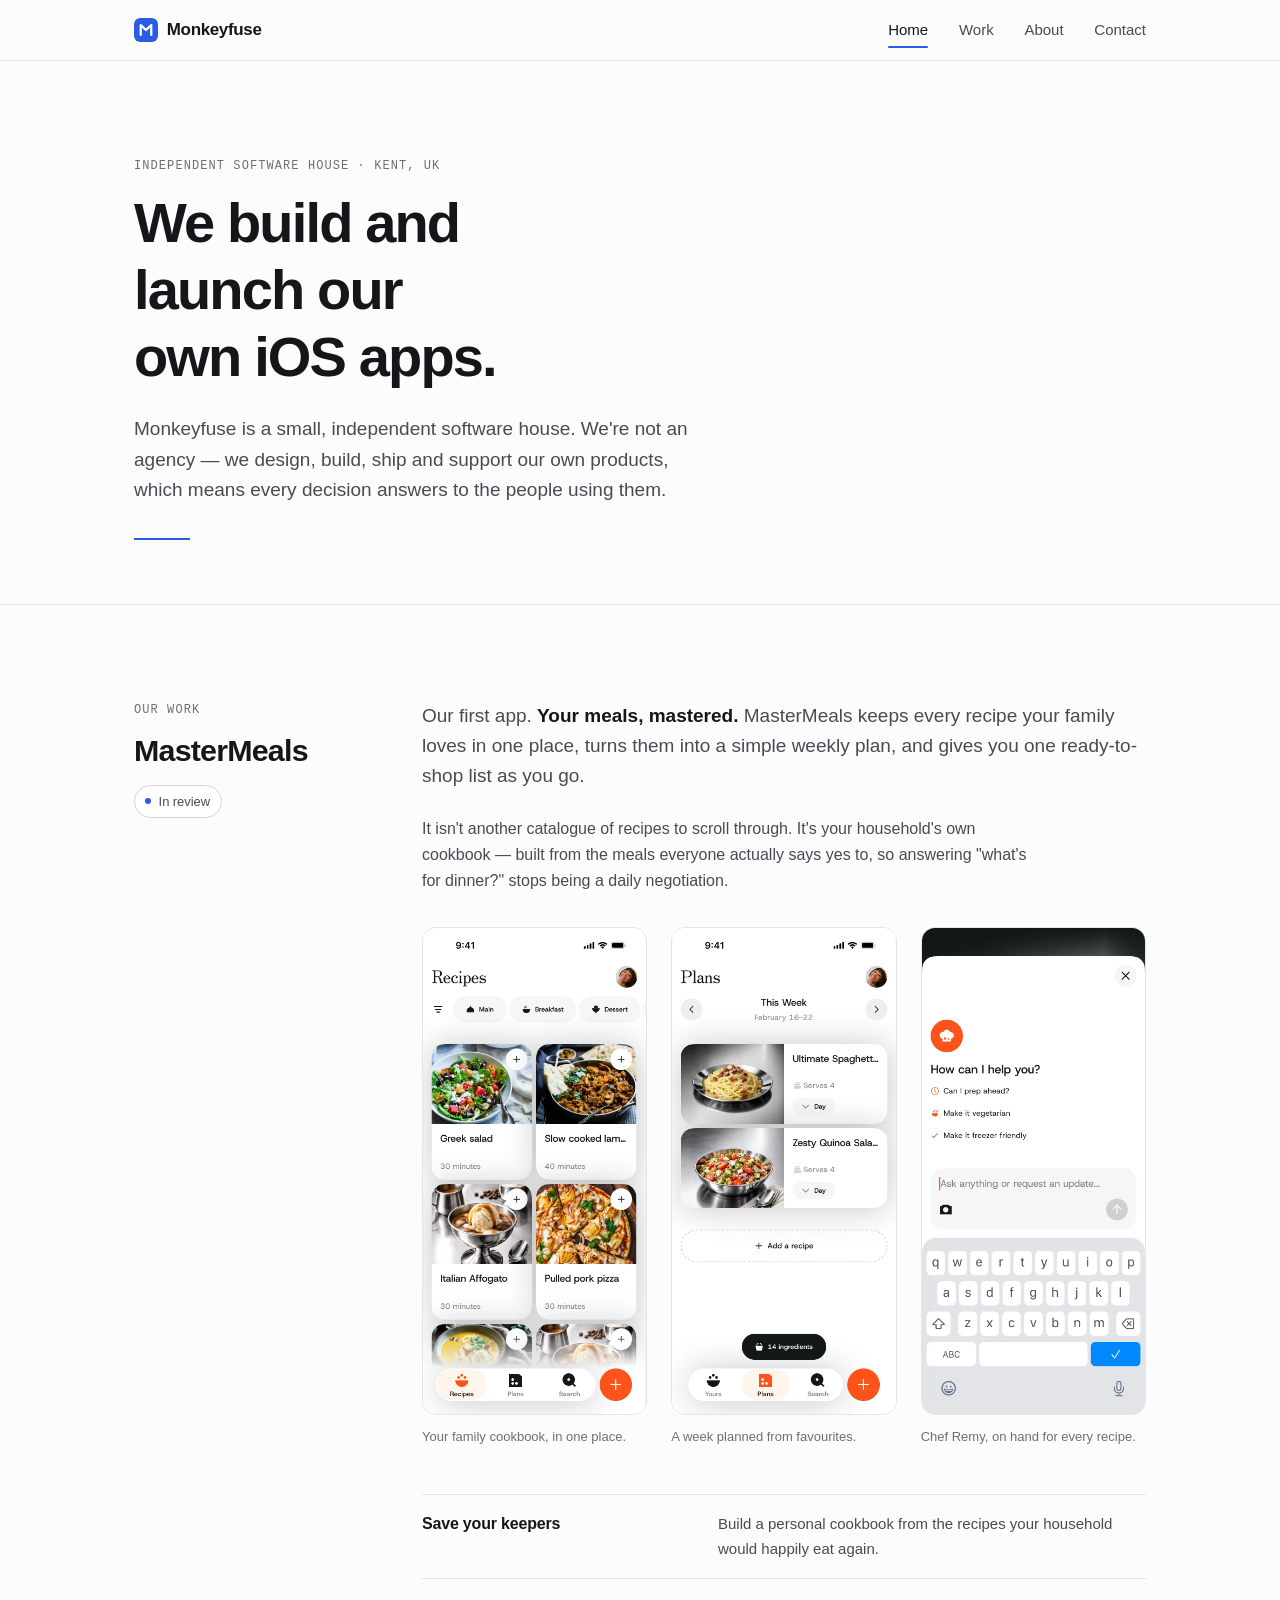
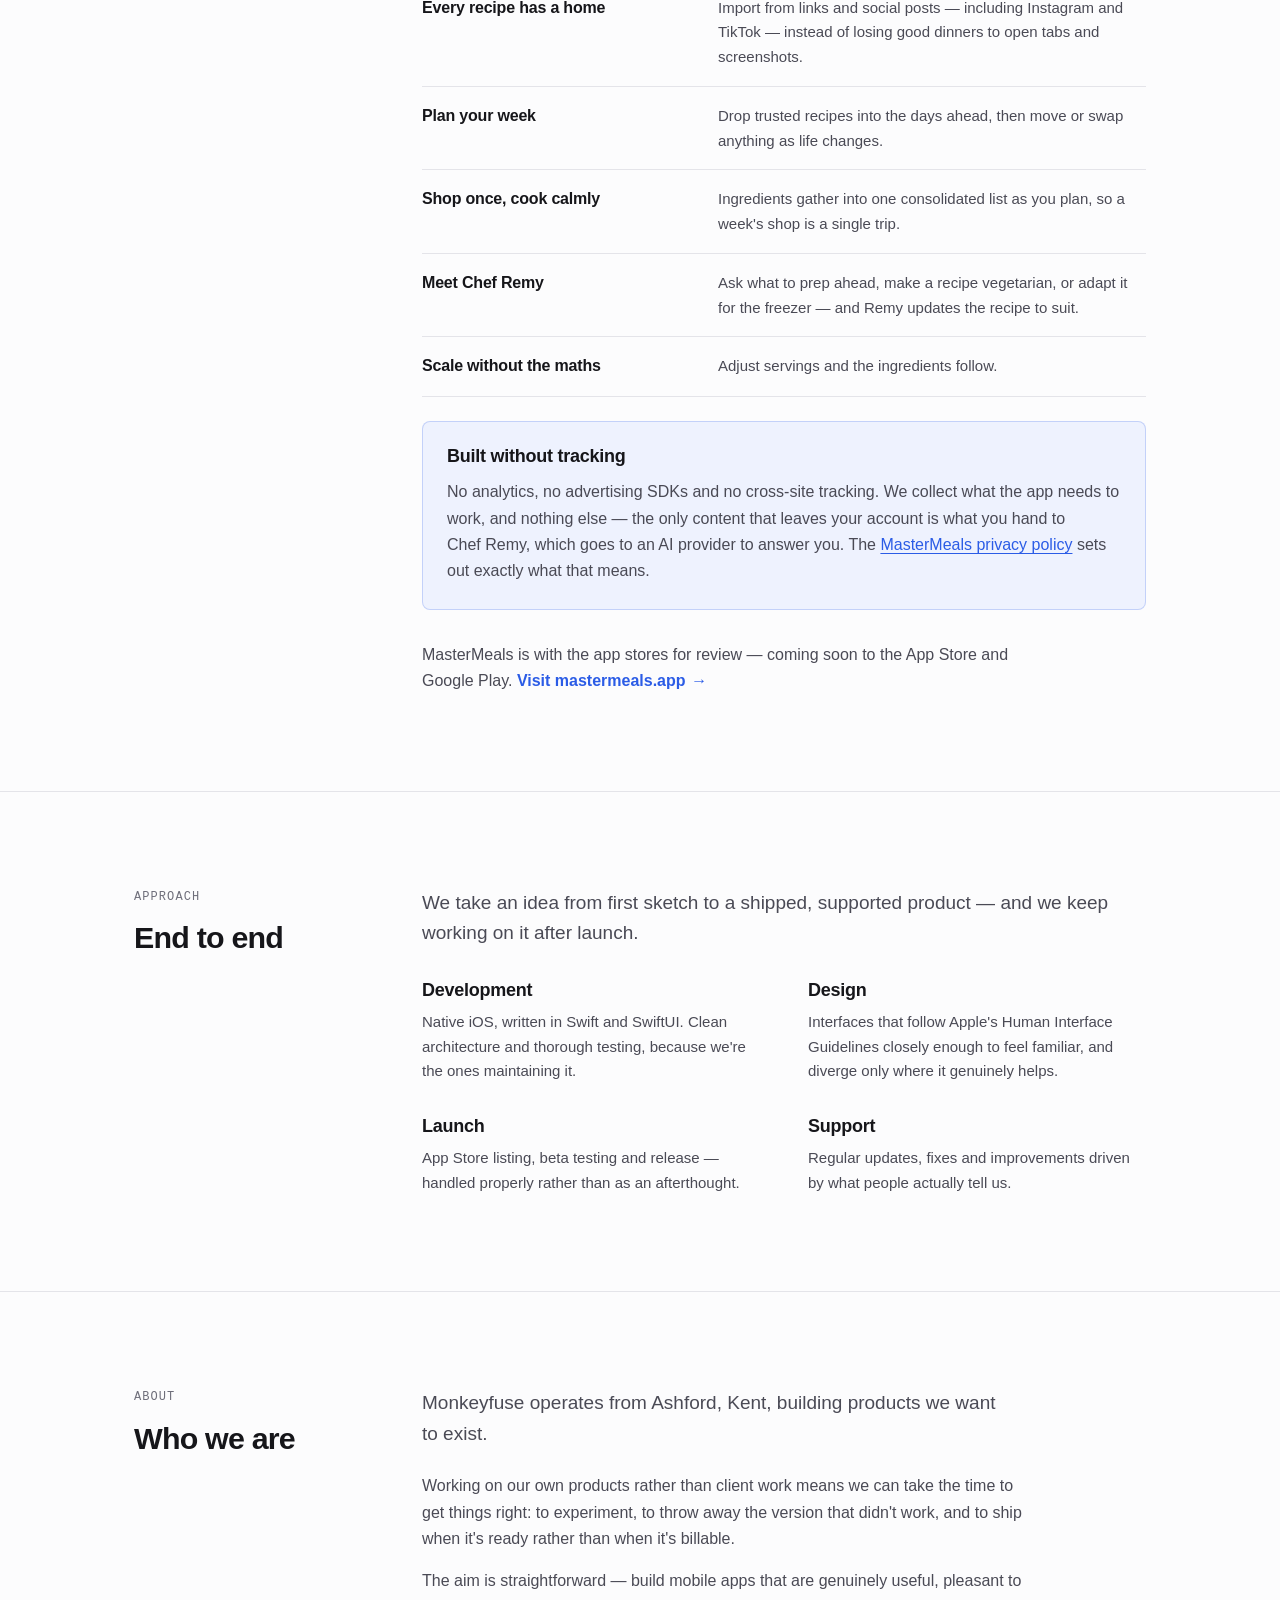
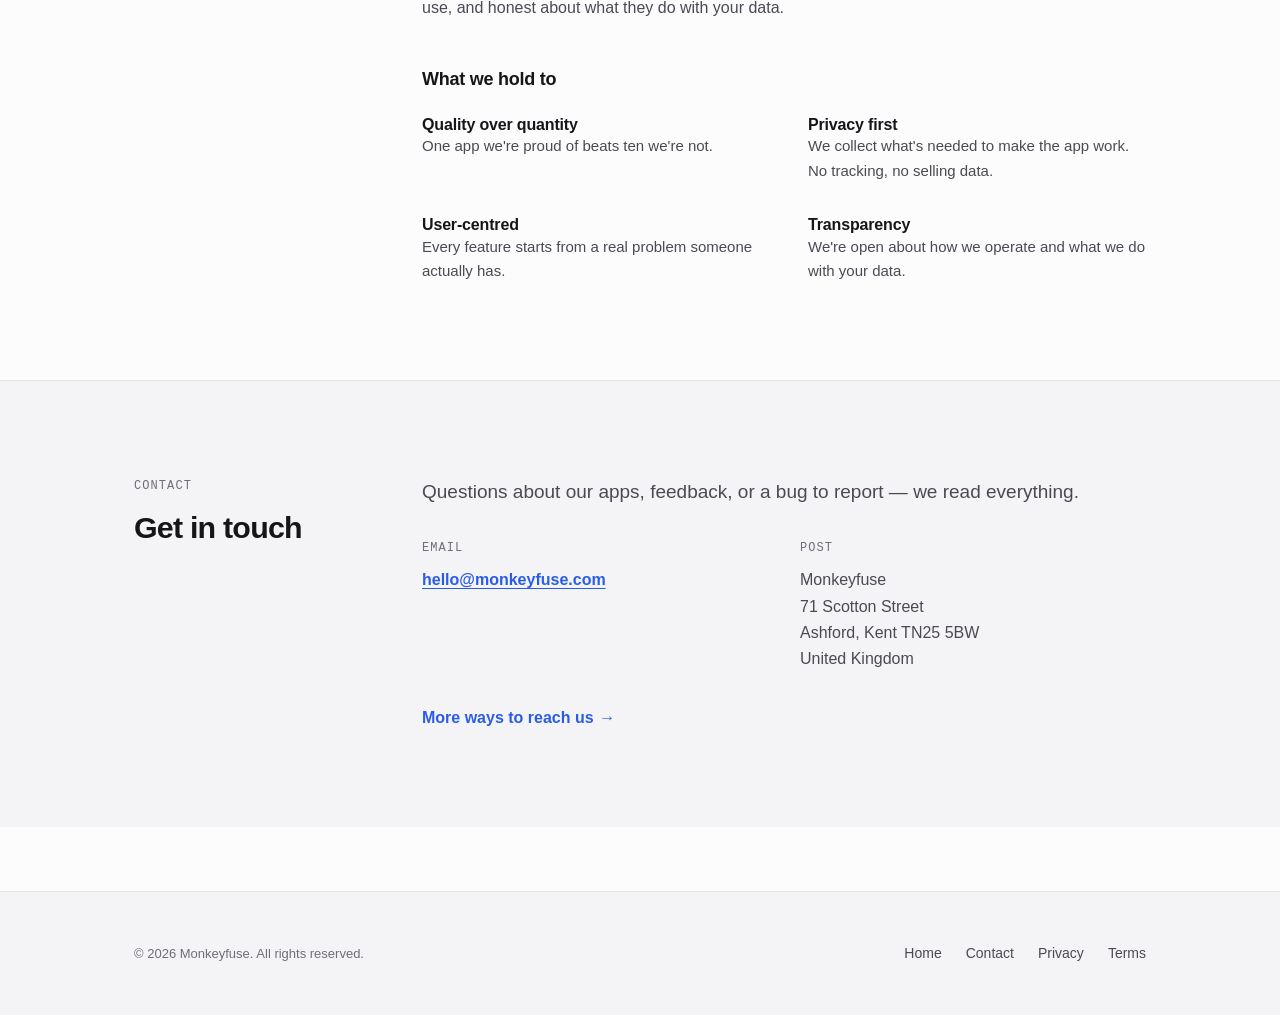
<file: index.html>
<!DOCTYPE html>
<html lang="en-GB">
<head>
    <meta charset="UTF-8">
    <meta name="viewport" content="width=device-width, initial-scale=1">
    <title>Monkeyfuse — Independent software house, Kent UK</title>
    <meta name="description" content="Monkeyfuse is an independent software house in Kent, UK. We design, build and launch our own mobile apps. Our first, MasterMeals, is in review and coming soon.">
    <link rel="canonical" href="https://monkeyfuse.com/">

    <meta name="theme-color" content="#fcfcfd" media="(prefers-color-scheme: light)">
    <meta name="theme-color" content="#0f1014" media="(prefers-color-scheme: dark)">

    <meta property="og:type" content="website">
    <meta property="og:site_name" content="Monkeyfuse">
    <meta property="og:url" content="https://monkeyfuse.com/">
    <meta property="og:title" content="Monkeyfuse — Independent software house">
    <meta property="og:description" content="We design, build and launch our own mobile apps from Kent, UK. Our first, MasterMeals, is in review and coming soon.">
    <meta property="og:image" content="https://monkeyfuse.com/assets/img/og.png">
    <meta property="og:image:width" content="1200">
    <meta property="og:image:height" content="630">
    <meta property="og:image:alt" content="Monkeyfuse — independent software house">
    <meta name="twitter:card" content="summary_large_image">

    <link rel="icon" href="/assets/img/favicon.svg" type="image/svg+xml">
    <link rel="apple-touch-icon" href="/assets/img/apple-touch-icon.png">
    <link rel="stylesheet" href="/assets/css/site.css">

    <script type="application/ld+json">
    {
      "@context": "https://schema.org",
      "@type": "Organization",
      "name": "Monkeyfuse",
      "url": "https://monkeyfuse.com/",
      "logo": "https://monkeyfuse.com/assets/img/favicon.svg",
      "description": "Independent software house building and launching its own iOS applications.",
      "email": "hello@monkeyfuse.com",
      "address": {
        "@type": "PostalAddress",
        "streetAddress": "71 Scotton Street",
        "addressLocality": "Ashford",
        "addressRegion": "Kent",
        "postalCode": "TN25 5BW",
        "addressCountry": "GB"
      }
    }
    </script>
</head>
<body>
    <a class="skip-link" href="#main">Skip to content</a>

    <header class="site-header">
        <div class="wrap site-header__inner">
            <a class="wordmark" href="/">
                <svg viewBox="0 0 32 32" aria-hidden="true" focusable="false">
                    <rect width="32" height="32" rx="7" fill="#2b5ce6"/>
                    <path d="M9 22.5V9.5l7 6.5 7-6.5v13" fill="none" stroke="#fff"
                          stroke-width="3" stroke-linecap="round" stroke-linejoin="round"/>
                </svg>
                Monkeyfuse
            </a>
            <nav aria-label="Primary">
                <ul class="nav">
                    <li><a href="/" aria-current="page">Home</a></li>
                    <li><a href="#mastermeals">Work</a></li>
                    <li><a href="#about">About</a></li>
                    <li><a href="/contact.html">Contact</a></li>
                </ul>
            </nav>
        </div>
    </header>

    <main id="main">
        <!-- Hero -->
        <section class="wrap hero">
            <span class="eyebrow">Independent software house &middot; Kent, UK</span>
            <h1>We build and launch our own iOS apps.</h1>
            <p class="lede">
                Monkeyfuse is a small, independent software house. We're not an agency —
                we design, build, ship and support our own products, which means every
                decision answers to the people using them.
            </p>
            <hr class="hero__rule">
        </section>

        <!-- MasterMeals -->
        <section class="band" id="mastermeals" aria-labelledby="mastermeals-title">
            <div class="wrap split">
                <div class="split__heading">
                    <span class="eyebrow">Our work</span>
                    <h2 id="mastermeals-title">MasterMeals</h2>
                    <p style="margin-top: var(--space-4)">
                        <span class="status">In review</span>
                    </p>
                </div>
                <div>
                    <p class="lede prose">
                        Our first app. <strong>Your meals, mastered.</strong> MasterMeals keeps
                        every recipe your family loves in one place, turns them into a simple
                        weekly plan, and gives you one ready-to-shop list as you go.
                    </p>
                    <p class="prose" style="margin-top: var(--space-5)">
                        It isn't another catalogue of recipes to scroll through. It's your
                        household's own cookbook — built from the meals everyone actually says
                        yes to, so answering "what's for dinner?" stops being a daily negotiation.
                    </p>

                    <ul class="shots" style="margin-top: var(--space-6)">
                        <li>
                            <figure>
                                <img src="/assets/img/mastermeals-recipe-library.webp"
                                     width="828" height="1792" loading="lazy" decoding="async"
                                     alt="The MasterMeals recipe library, showing saved recipes as photo cards with cooking times.">
                                <figcaption>Your family cookbook, in one place.</figcaption>
                            </figure>
                        </li>
                        <li>
                            <figure>
                                <img src="/assets/img/mastermeals-weekly-plans.webp"
                                     width="828" height="1792" loading="lazy" decoding="async"
                                     alt="A MasterMeals weekly plan with recipes assigned to days and a consolidated 14-ingredient shopping list.">
                                <figcaption>A week planned from favourites.</figcaption>
                            </figure>
                        </li>
                        <li>
                            <figure>
                                <img src="/assets/img/mastermeals-chef-remy.webp"
                                     width="828" height="1792" loading="lazy" decoding="async"
                                     alt="Chef Remy, the in-app assistant, offering to prep ahead, make a recipe vegetarian, or make it freezer friendly.">
                                <figcaption>Chef&nbsp;Remy, on hand for every recipe.</figcaption>
                            </figure>
                        </li>
                    </ul>

                    <ul class="feature-list" style="margin-top: var(--space-7)">
                        <li>
                            <span class="feature-list__term">Save your keepers</span>
                            <span class="feature-list__desc">Build a personal cookbook from the recipes your household would happily eat again.</span>
                        </li>
                        <li>
                            <span class="feature-list__term">Every recipe has a home</span>
                            <span class="feature-list__desc">Import from links and social posts — including Instagram and TikTok — instead of losing good dinners to open tabs and screenshots.</span>
                        </li>
                        <li>
                            <span class="feature-list__term">Plan your week</span>
                            <span class="feature-list__desc">Drop trusted recipes into the days ahead, then move or swap anything as life changes.</span>
                        </li>
                        <li>
                            <span class="feature-list__term">Shop once, cook calmly</span>
                            <span class="feature-list__desc">Ingredients gather into one consolidated list as you plan, so a week's shop is a single trip.</span>
                        </li>
                        <li>
                            <span class="feature-list__term">Meet Chef&nbsp;Remy</span>
                            <span class="feature-list__desc">Ask what to prep ahead, make a recipe vegetarian, or adapt it for the freezer — and Remy updates the recipe to suit.</span>
                        </li>
                        <li>
                            <span class="feature-list__term">Scale without the maths</span>
                            <span class="feature-list__desc">Adjust servings and the ingredients follow.</span>
                        </li>
                    </ul>

                    <div class="callout">
                        <h3>Built without tracking</h3>
                        <p>
                            No analytics, no advertising SDKs and no cross-site tracking. We
                            collect what the app needs to work, and nothing else — the only
                            content that leaves your account is what you hand to Chef&nbsp;Remy,
                            which goes to an AI provider to answer you. The
                            <a href="https://mastermeals.app/privacy/">MasterMeals privacy policy</a>
                            sets out exactly what that means.
                        </p>
                    </div>

                    <p style="margin-top: var(--space-6)">
                        MasterMeals is with the app stores for review — coming soon to the
                        App&nbsp;Store and Google&nbsp;Play.
                        <a class="arrow-link" href="https://mastermeals.app/">Visit mastermeals.app</a>
                    </p>
                </div>
            </div>
        </section>

        <!-- How we work -->
        <section class="band" aria-labelledby="approach-title">
            <div class="wrap split">
                <div class="split__heading">
                    <span class="eyebrow">Approach</span>
                    <h2 id="approach-title">End to end</h2>
                </div>
                <div>
                    <p class="lede prose">
                        We take an idea from first sketch to a shipped, supported product —
                        and we keep working on it after launch.
                    </p>
                    <div class="grid grid--2" style="margin-top: var(--space-6)">
                        <div class="item">
                            <h3>Development</h3>
                            <p>Native iOS, written in Swift and SwiftUI. Clean architecture and thorough testing, because we're the ones maintaining it.</p>
                        </div>
                        <div class="item">
                            <h3>Design</h3>
                            <p>Interfaces that follow Apple's Human Interface Guidelines closely enough to feel familiar, and diverge only where it genuinely helps.</p>
                        </div>
                        <div class="item">
                            <h3>Launch</h3>
                            <p>App Store listing, beta testing and release — handled properly rather than as an afterthought.</p>
                        </div>
                        <div class="item">
                            <h3>Support</h3>
                            <p>Regular updates, fixes and improvements driven by what people actually tell us.</p>
                        </div>
                    </div>
                </div>
            </div>
        </section>

        <!-- About -->
        <section class="band" id="about" aria-labelledby="about-title">
            <div class="wrap split">
                <div class="split__heading">
                    <span class="eyebrow">About</span>
                    <h2 id="about-title">Who we are</h2>
                </div>
                <div>
                    <div class="prose">
                        <p class="lede">
                            Monkeyfuse operates from Ashford, Kent, building products we
                            want to exist.
                        </p>
                        <p style="margin-top: var(--space-5)">
                            Working on our own products rather than client work means we can
                            take the time to get things right: to experiment, to throw away the
                            version that didn't work, and to ship when it's ready rather than
                            when it's billable.
                        </p>
                        <p>
                            The aim is straightforward — build mobile apps that are genuinely
                            useful, pleasant to use, and honest about what they do with your data.
                        </p>
                    </div>

                    <h3 style="margin-top: var(--space-7)">What we hold to</h3>
                    <div class="grid" style="margin-top: var(--space-5)">
                        <div class="item">
                            <h4>Quality over quantity</h4>
                            <p>One app we're proud of beats ten we're not.</p>
                        </div>
                        <div class="item">
                            <h4>Privacy first</h4>
                            <p>We collect what's needed to make the app work. No tracking, no selling data.</p>
                        </div>
                        <div class="item">
                            <h4>User-centred</h4>
                            <p>Every feature starts from a real problem someone actually has.</p>
                        </div>
                        <div class="item">
                            <h4>Transparency</h4>
                            <p>We're open about how we operate and what we do with your data.</p>
                        </div>
                    </div>
                </div>
            </div>
        </section>

        <!-- Contact -->
        <section class="band band--muted" aria-labelledby="contact-title">
            <div class="wrap split">
                <div class="split__heading">
                    <span class="eyebrow">Contact</span>
                    <h2 id="contact-title">Get in touch</h2>
                </div>
                <div>
                    <p class="lede prose">
                        Questions about our apps, feedback, or a bug to report — we read everything.
                    </p>
                    <dl class="details" style="margin-top: var(--space-6)">
                        <div>
                            <dt>Email</dt>
                            <dd><a href="mailto:hello@monkeyfuse.com">hello@monkeyfuse.com</a></dd>
                        </div>
                        <div>
                            <dt>Post</dt>
                            <dd>
                                <address>
                                    Monkeyfuse<br>
                                    71 Scotton Street<br>
                                    Ashford, Kent TN25 5BW<br>
                                    United Kingdom
                                </address>
                            </dd>
                        </div>
                    </dl>
                    <p style="margin-top: var(--space-6)">
                        <a class="arrow-link" href="/contact.html">More ways to reach us</a>
                    </p>
                </div>
            </div>
        </section>
    </main>

    <footer class="site-footer">
        <div class="wrap site-footer__inner">
            <p class="site-footer__legal">&copy; 2026 Monkeyfuse. All rights reserved.</p>
            <nav aria-label="Footer">
                <ul>
                    <li><a href="/">Home</a></li>
                    <li><a href="/contact.html">Contact</a></li>
                    <li><a href="/privacy.html">Privacy</a></li>
                    <li><a href="/terms.html">Terms</a></li>
                </ul>
            </nav>
        </div>
    </footer>
</body>
</html>
</file>
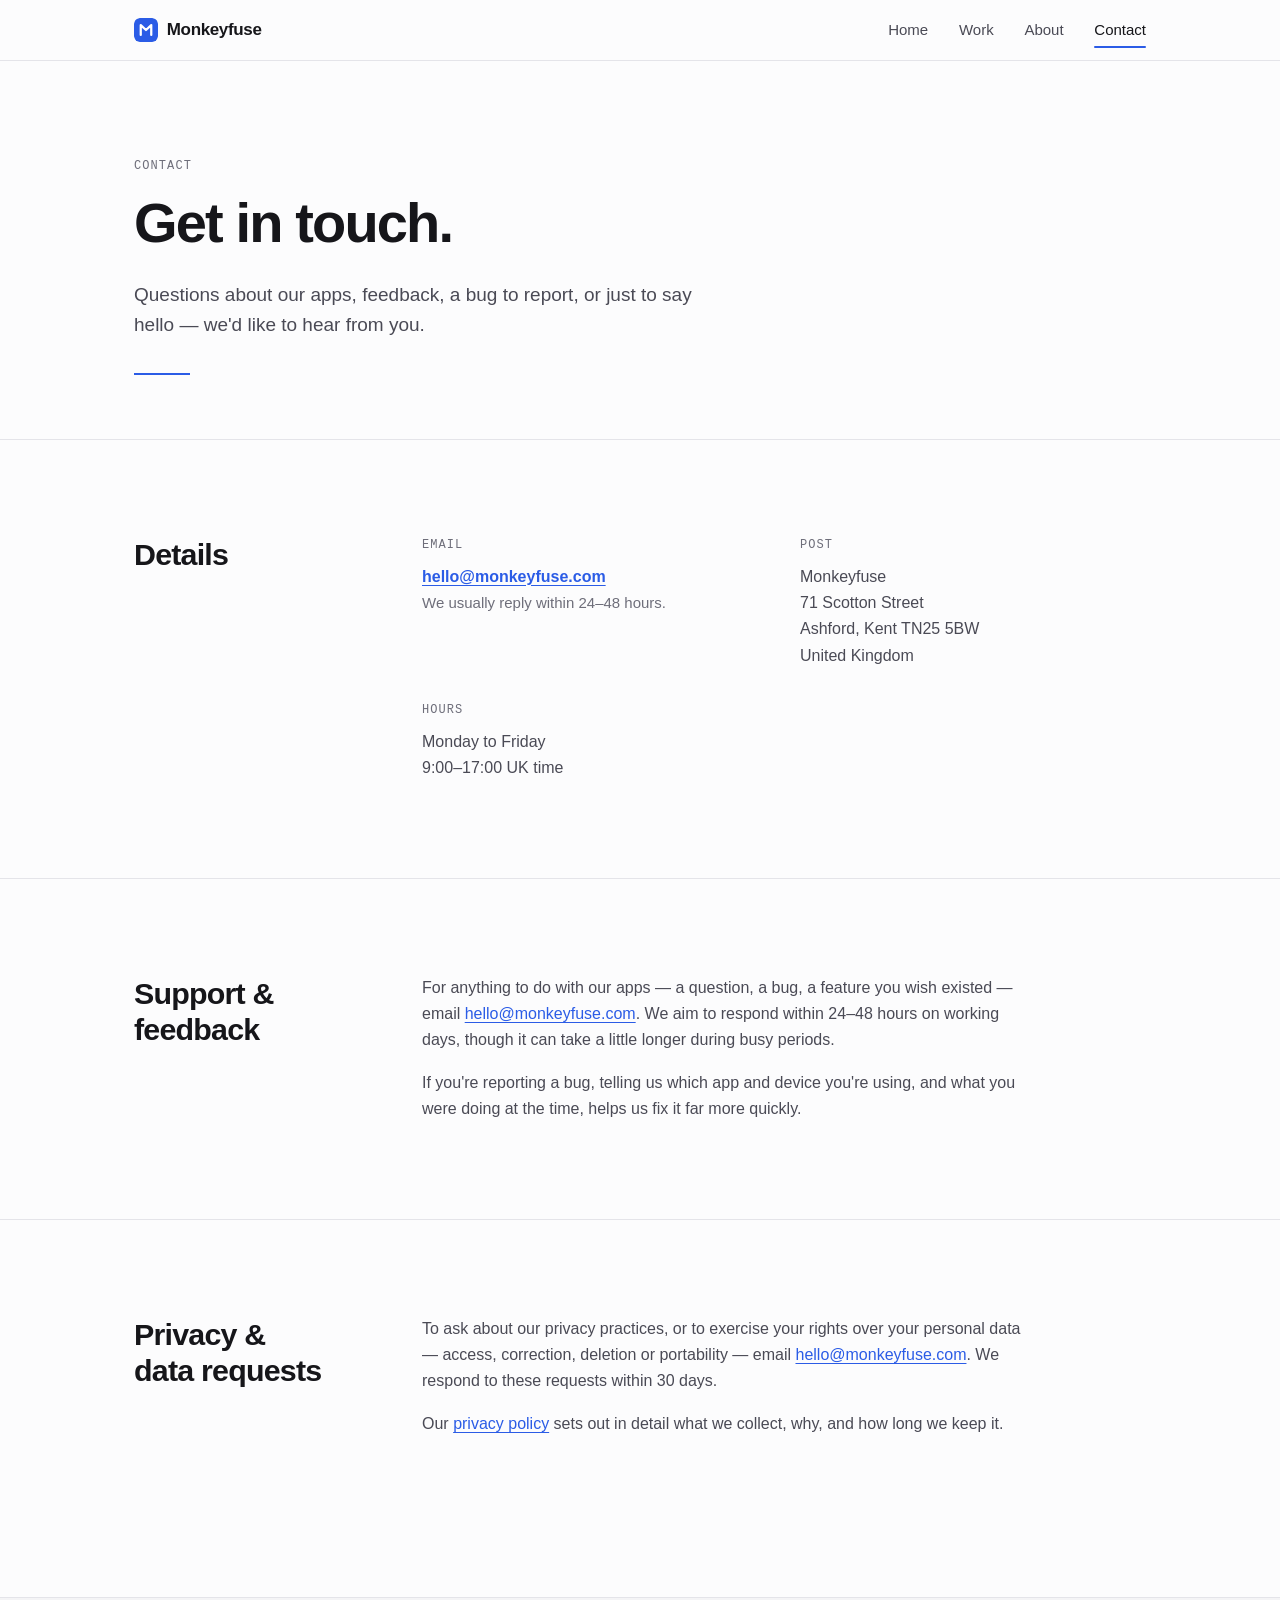
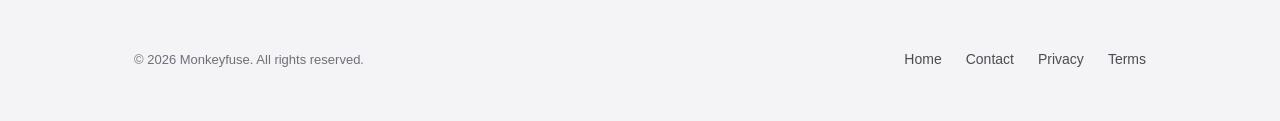
<file: contact.html>
<!DOCTYPE html>
<html lang="en-GB">
<head>
    <meta charset="UTF-8">
    <meta name="viewport" content="width=device-width, initial-scale=1">
    <title>Contact — Monkeyfuse</title>
    <meta name="description" content="Get in touch with Monkeyfuse. Email hello@monkeyfuse.com for support, feedback, or privacy and data requests.">
    <link rel="canonical" href="https://monkeyfuse.com/contact.html">

    <meta name="theme-color" content="#fcfcfd" media="(prefers-color-scheme: light)">
    <meta name="theme-color" content="#0f1014" media="(prefers-color-scheme: dark)">

    <meta property="og:type" content="website">
    <meta property="og:site_name" content="Monkeyfuse">
    <meta property="og:url" content="https://monkeyfuse.com/contact.html">
    <meta property="og:title" content="Contact — Monkeyfuse">
    <meta property="og:description" content="Email hello@monkeyfuse.com for support, feedback, or privacy and data requests.">
    <meta property="og:image" content="https://monkeyfuse.com/assets/img/og.png">
    <meta property="og:image:width" content="1200">
    <meta property="og:image:height" content="630">
    <meta name="twitter:card" content="summary_large_image">

    <link rel="icon" href="/assets/img/favicon.svg" type="image/svg+xml">
    <link rel="apple-touch-icon" href="/assets/img/apple-touch-icon.png">
    <link rel="stylesheet" href="/assets/css/site.css">
</head>
<body>
    <a class="skip-link" href="#main">Skip to content</a>

    <header class="site-header">
        <div class="wrap site-header__inner">
            <a class="wordmark" href="/">
                <svg viewBox="0 0 32 32" aria-hidden="true" focusable="false">
                    <rect width="32" height="32" rx="7" fill="#2b5ce6"/>
                    <path d="M9 22.5V9.5l7 6.5 7-6.5v13" fill="none" stroke="#fff"
                          stroke-width="3" stroke-linecap="round" stroke-linejoin="round"/>
                </svg>
                Monkeyfuse
            </a>
            <nav aria-label="Primary">
                <ul class="nav">
                    <li><a href="/">Home</a></li>
                    <li><a href="/index.html#mastermeals">Work</a></li>
                    <li><a href="/index.html#about">About</a></li>
                    <li><a href="/contact.html" aria-current="page">Contact</a></li>
                </ul>
            </nav>
        </div>
    </header>

    <main id="main">
        <section class="wrap hero">
            <span class="eyebrow">Contact</span>
            <h1>Get in touch.</h1>
            <p class="lede">
                Questions about our apps, feedback, a bug to report, or just to say hello —
                we'd like to hear from you.
            </p>
            <hr class="hero__rule">
        </section>

        <section class="band" aria-labelledby="details-title">
            <div class="wrap split">
                <div class="split__heading">
                    <h2 id="details-title">Details</h2>
                </div>
                <div>
                    <dl class="details">
                        <div>
                            <dt>Email</dt>
                            <dd>
                                <a href="mailto:hello@monkeyfuse.com">hello@monkeyfuse.com</a><br>
                                <span style="font-size: 0.9375rem; color: var(--ink-tertiary)">
                                    We usually reply within 24–48 hours.
                                </span>
                            </dd>
                        </div>
                        <div>
                            <dt>Post</dt>
                            <dd>
                                <address>
                                    Monkeyfuse<br>
                                    71 Scotton Street<br>
                                    Ashford, Kent TN25 5BW<br>
                                    United Kingdom
                                </address>
                            </dd>
                        </div>
                        <div>
                            <dt>Hours</dt>
                            <dd>
                                Monday to Friday<br>
                                9:00–17:00 UK time
                            </dd>
                        </div>
                    </dl>
                </div>
            </div>
        </section>

        <section class="band" aria-labelledby="support-title">
            <div class="wrap split">
                <div class="split__heading">
                    <h2 id="support-title">Support &amp; feedback</h2>
                </div>
                <div class="prose">
                    <p>
                        For anything to do with our apps — a question, a bug, a feature you wish
                        existed — email
                        <a href="mailto:hello@monkeyfuse.com">hello@monkeyfuse.com</a>.
                        We aim to respond within 24–48 hours on working days, though it can take
                        a little longer during busy periods.
                    </p>
                    <p>
                        If you're reporting a bug, telling us which app and device you're using,
                        and what you were doing at the time, helps us fix it far more quickly.
                    </p>
                </div>
            </div>
        </section>

        <section class="band" aria-labelledby="privacy-title">
            <div class="wrap split">
                <div class="split__heading">
                    <h2 id="privacy-title">Privacy &amp; data requests</h2>
                </div>
                <div class="prose">
                    <p>
                        To ask about our privacy practices, or to exercise your rights over your
                        personal data — access, correction, deletion or portability — email
                        <a href="mailto:hello@monkeyfuse.com">hello@monkeyfuse.com</a>.
                        We respond to these requests within 30 days.
                    </p>
                    <p>
                        Our <a href="/privacy.html">privacy policy</a> sets out in detail what we
                        collect, why, and how long we keep it.
                    </p>
                </div>
            </div>
        </section>
    </main>

    <footer class="site-footer">
        <div class="wrap site-footer__inner">
            <p class="site-footer__legal">&copy; 2026 Monkeyfuse. All rights reserved.</p>
            <nav aria-label="Footer">
                <ul>
                    <li><a href="/">Home</a></li>
                    <li><a href="/contact.html">Contact</a></li>
                    <li><a href="/privacy.html">Privacy</a></li>
                    <li><a href="/terms.html">Terms</a></li>
                </ul>
            </nav>
        </div>
    </footer>
</body>
</html>
</file>
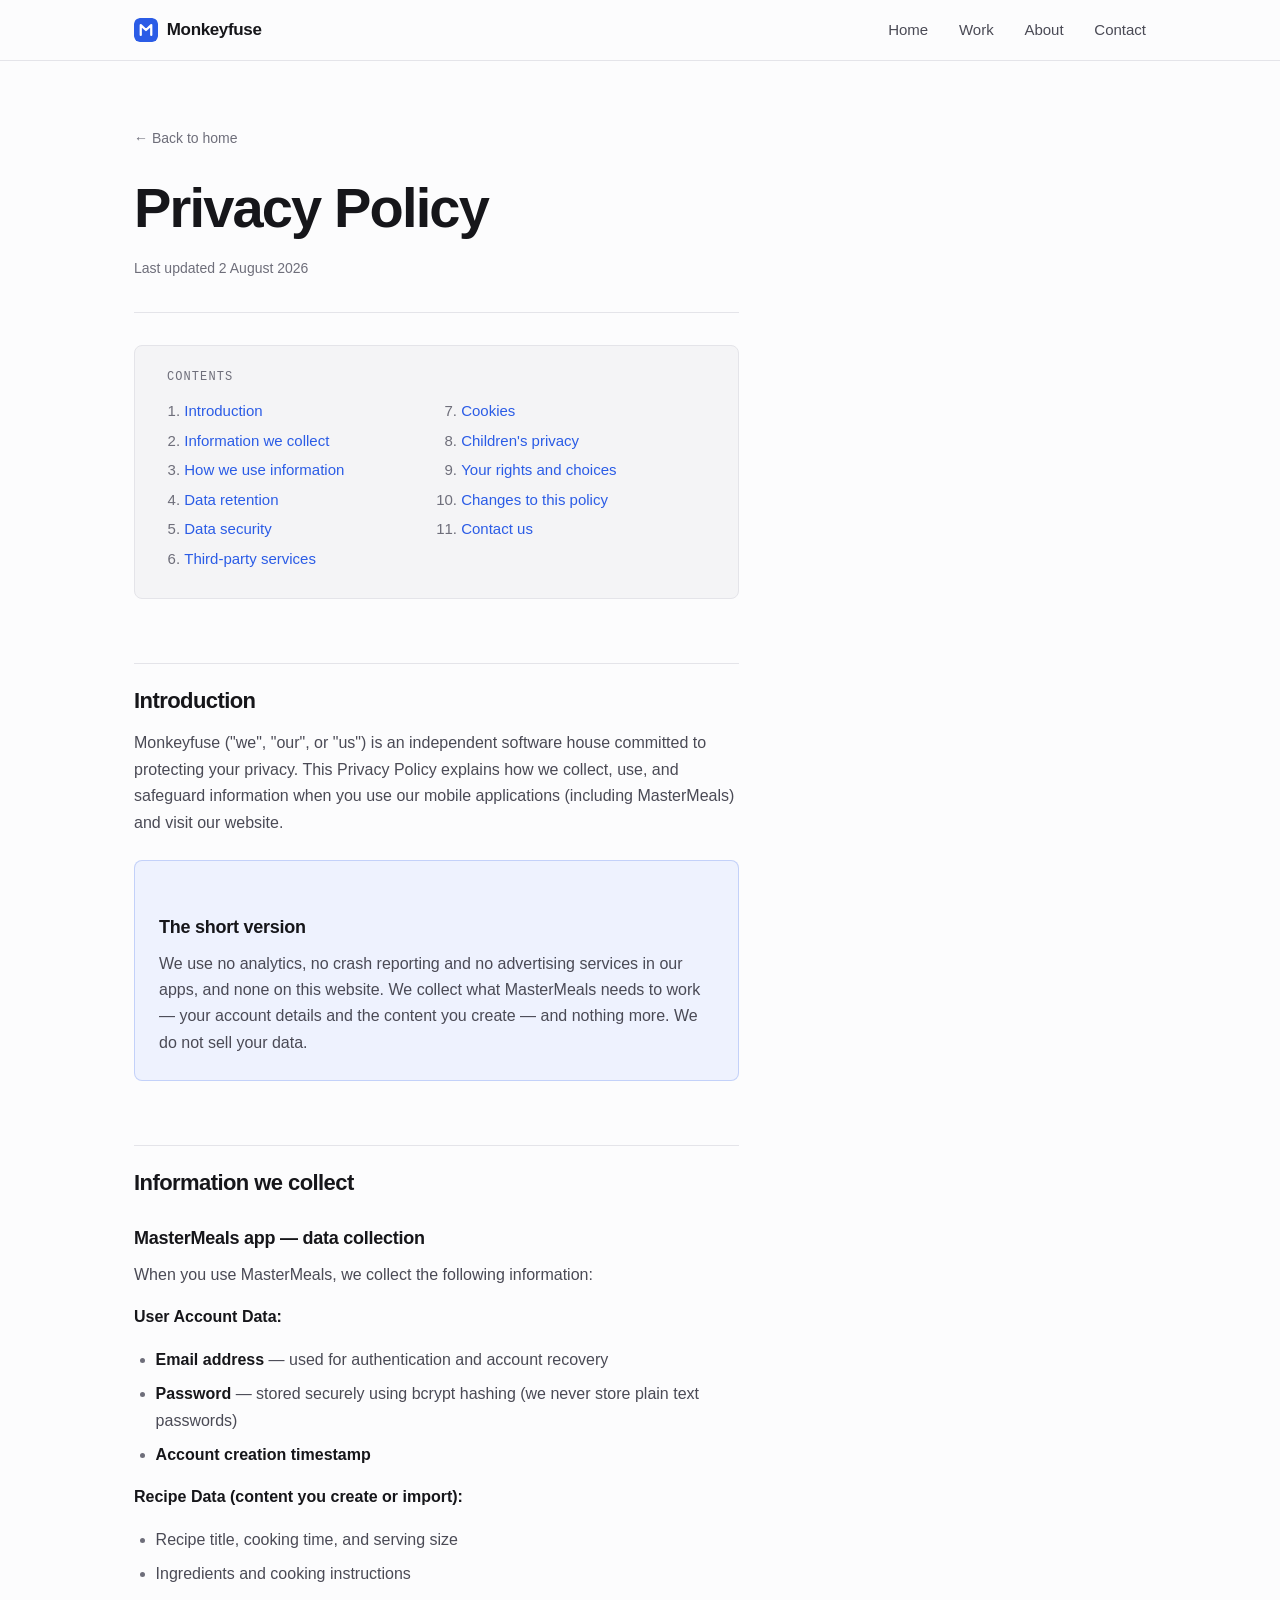
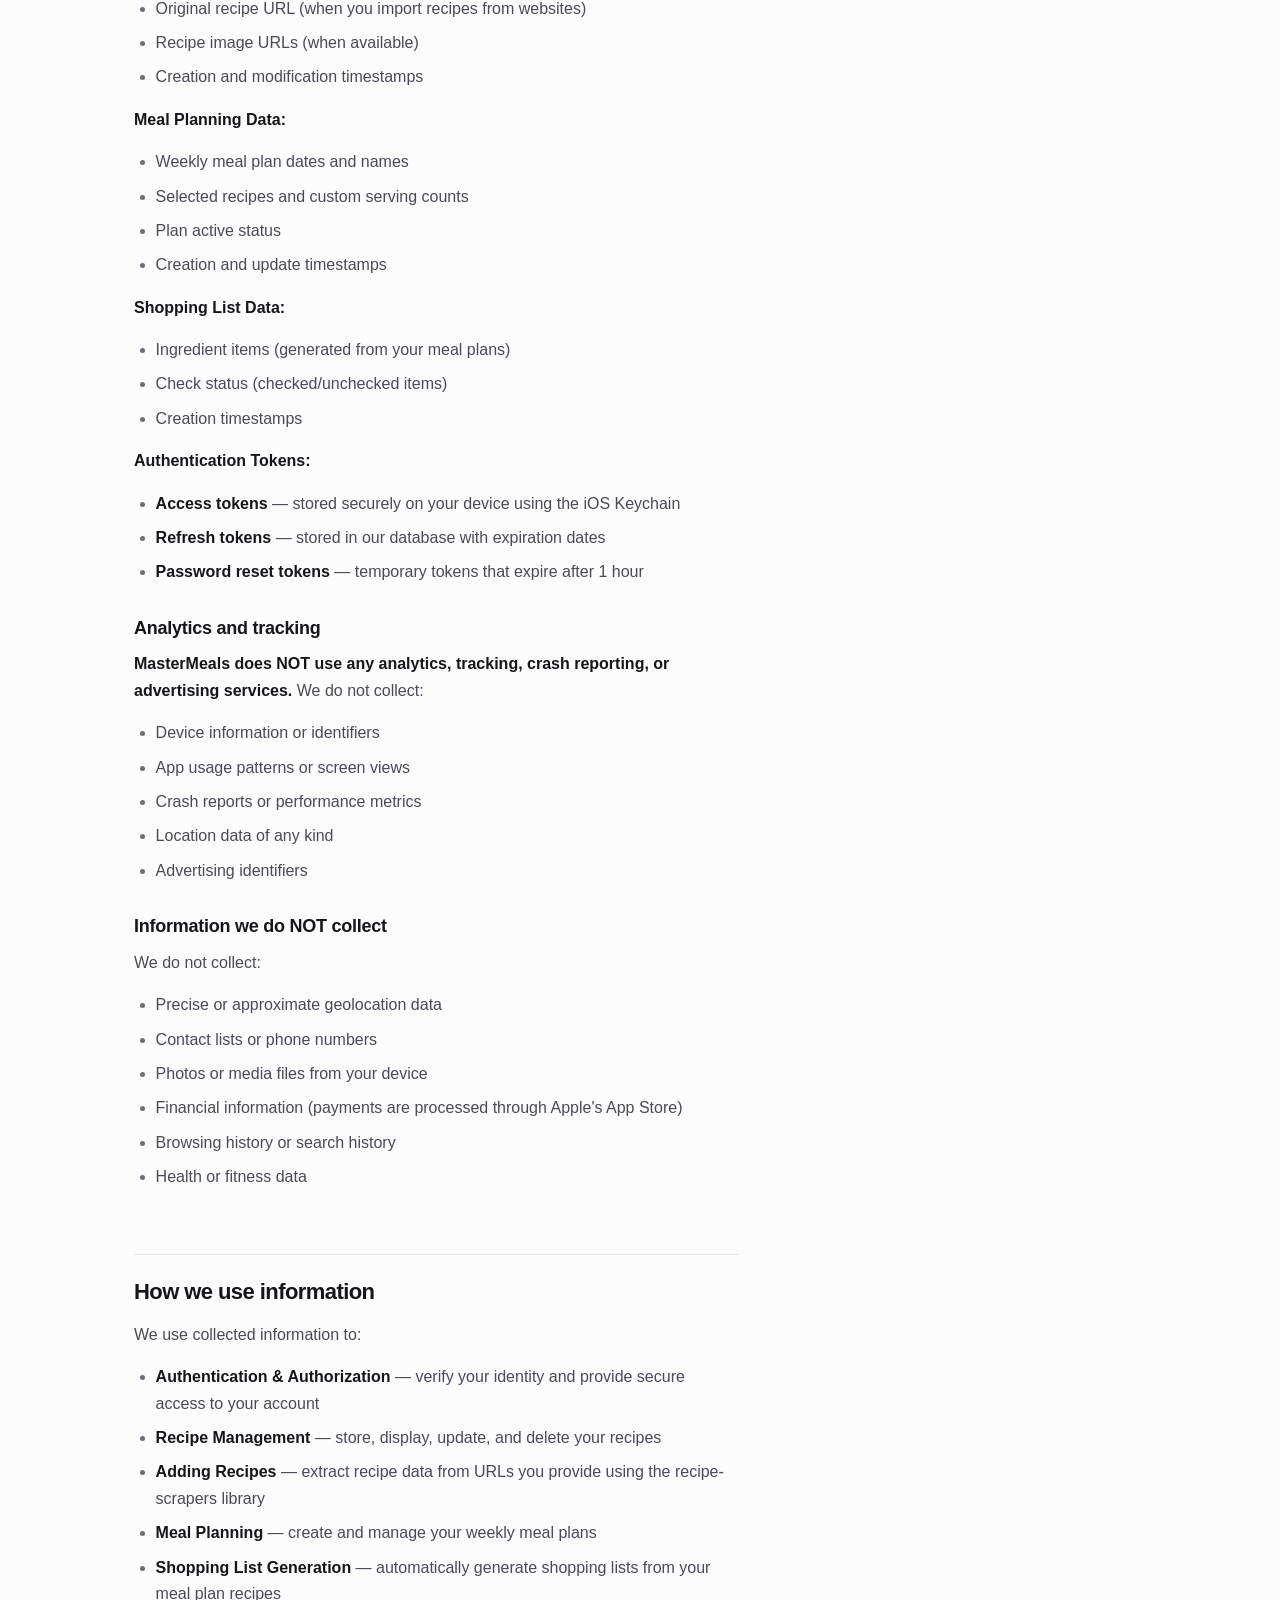
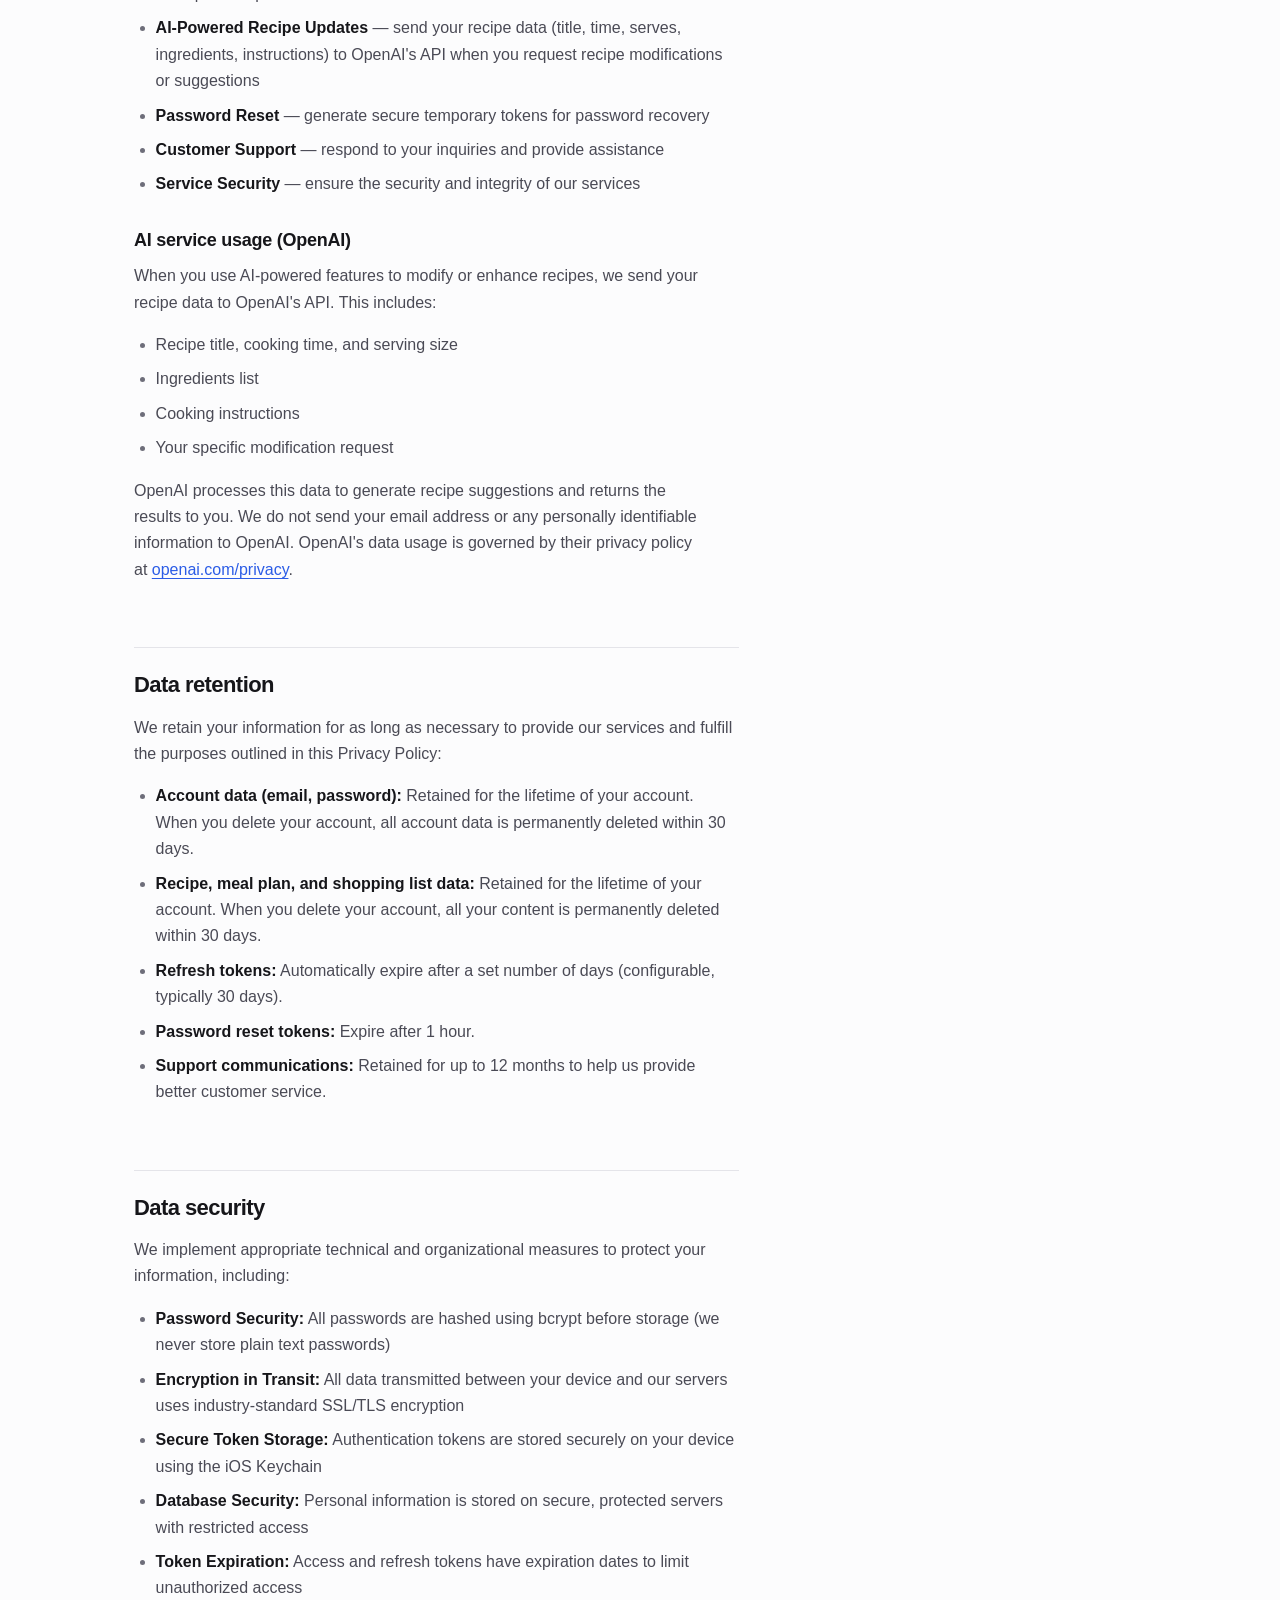
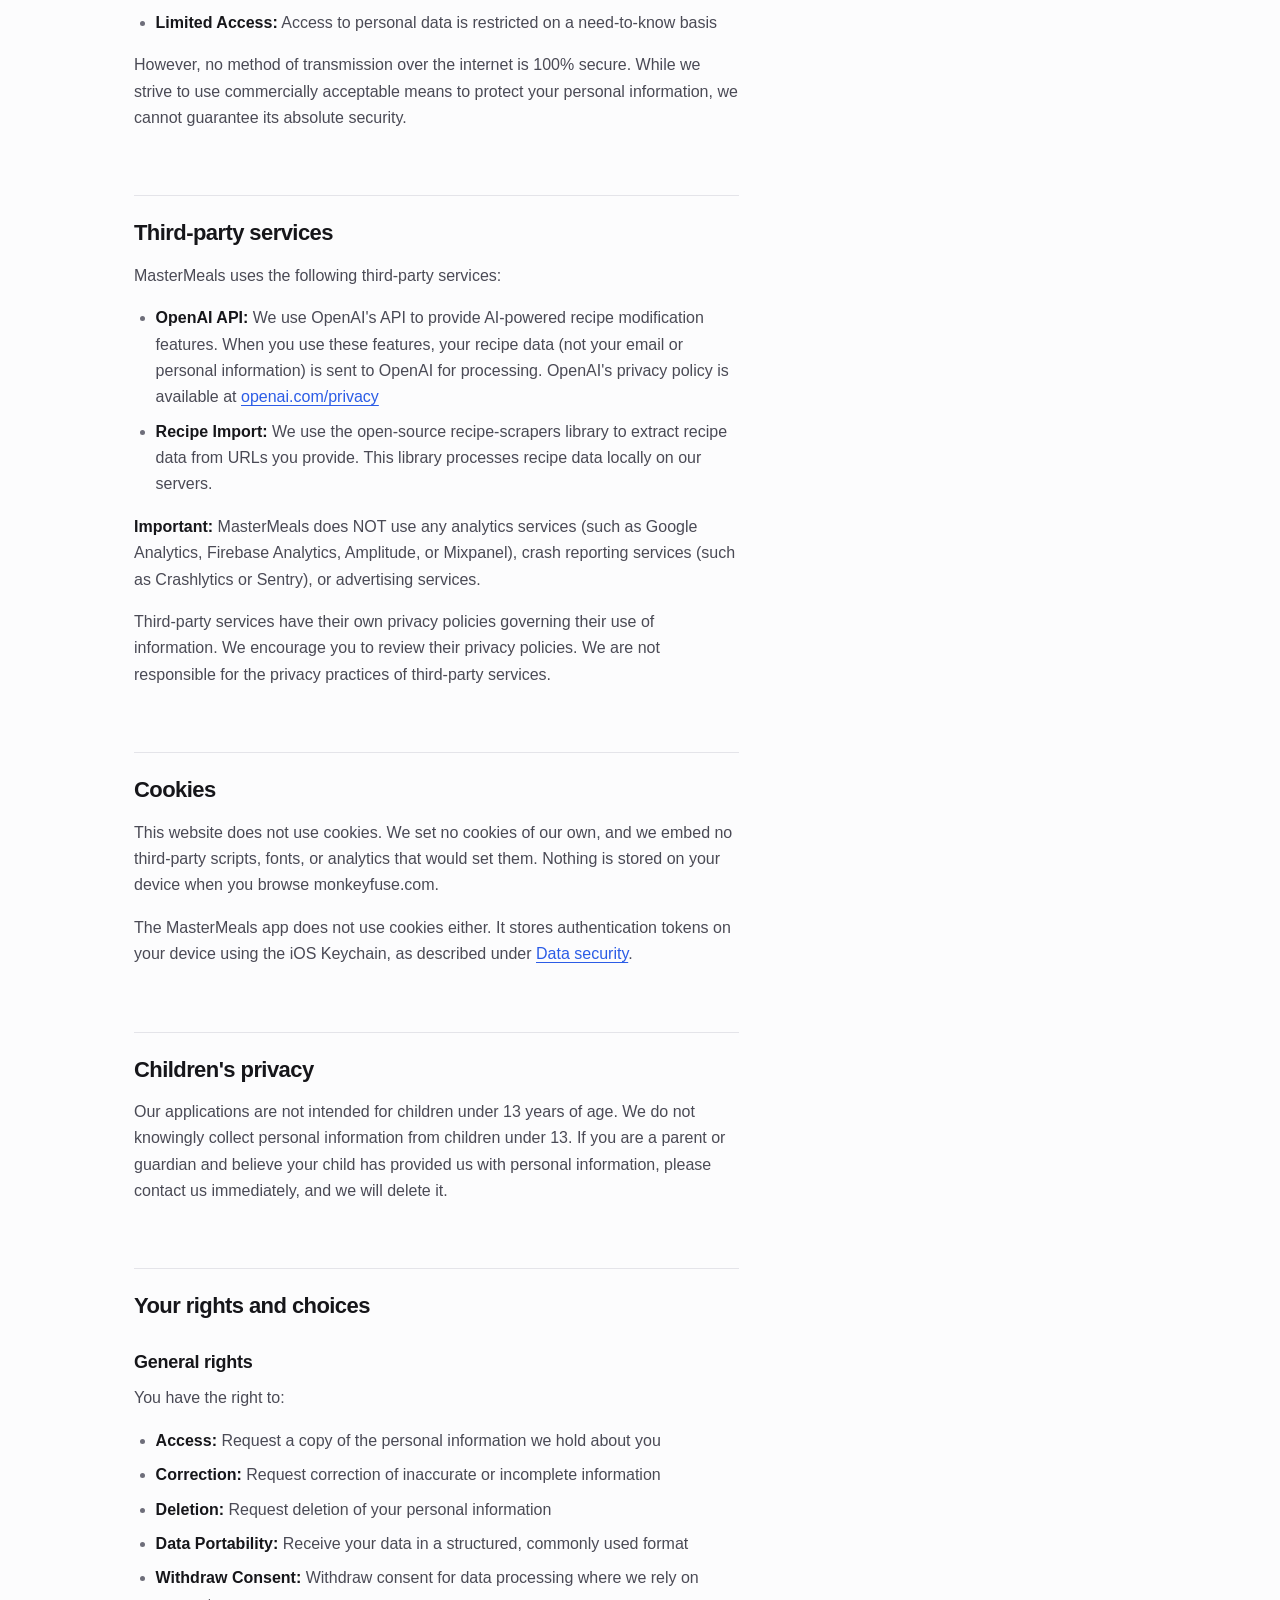
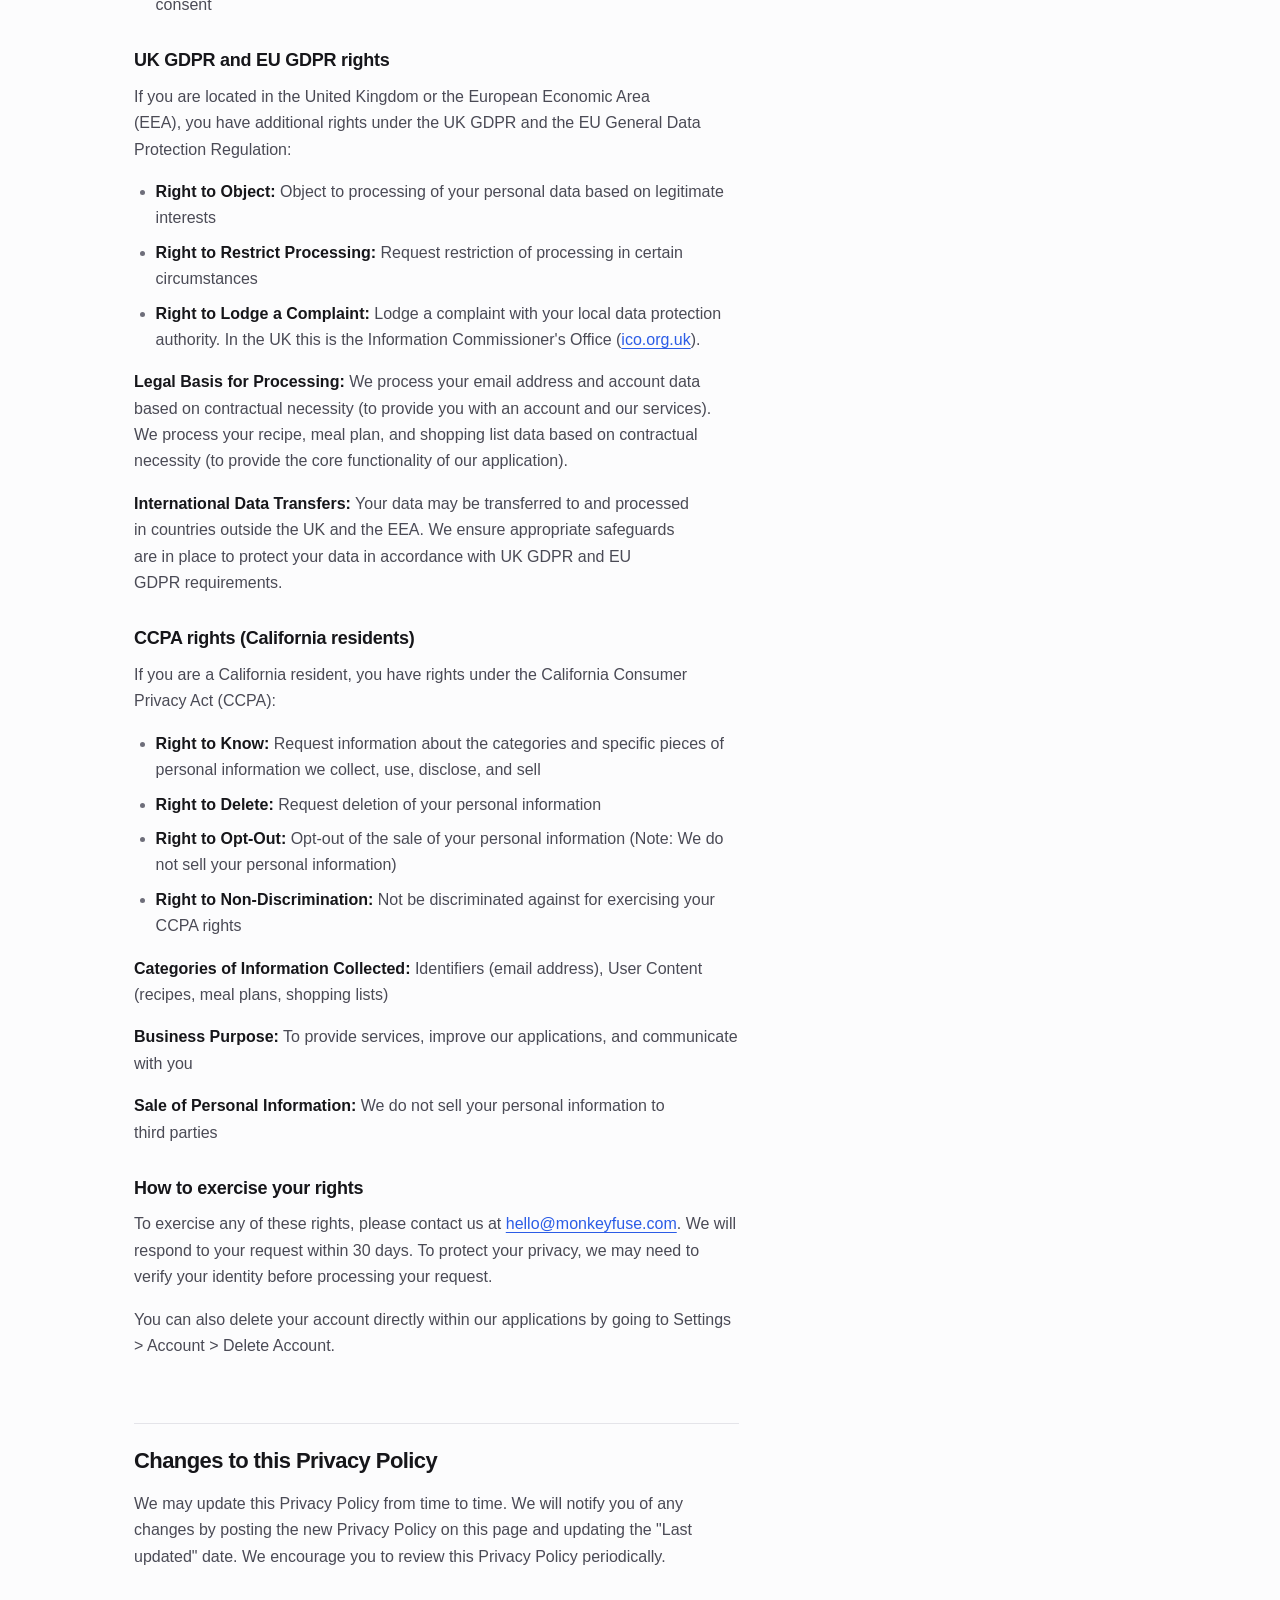
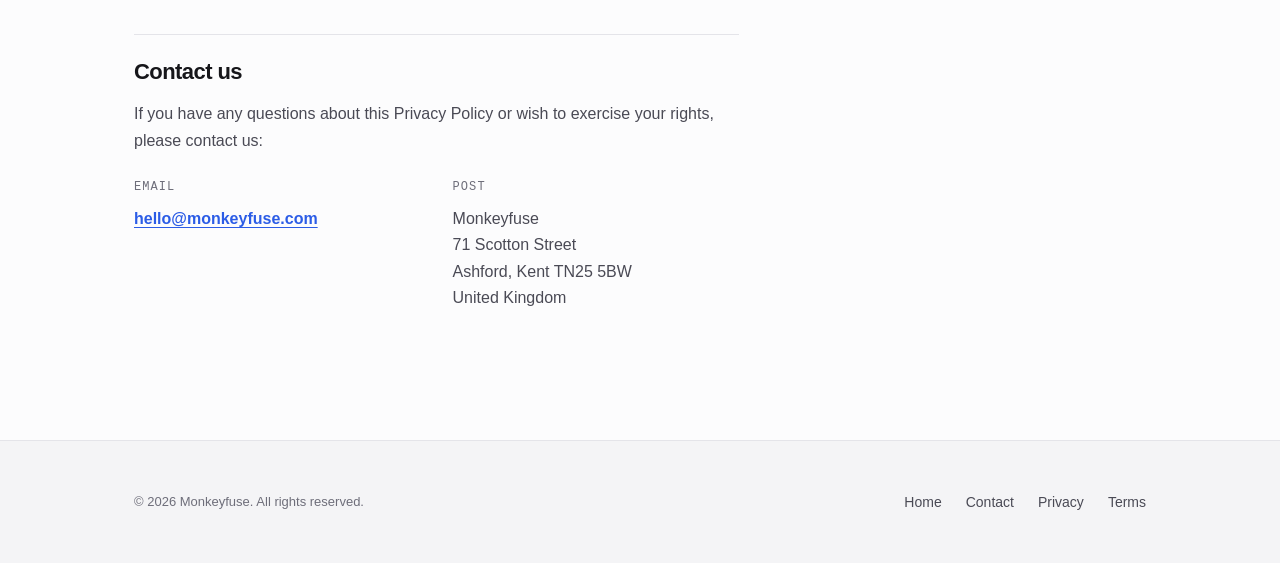
<file: privacy.html>
<!DOCTYPE html>
<html lang="en-GB">
<head>
    <meta charset="UTF-8">
    <meta name="viewport" content="width=device-width, initial-scale=1">
    <title>Privacy Policy — Monkeyfuse</title>
    <meta name="description" content="How Monkeyfuse collects, uses and protects your information across our website and apps, including MasterMeals. No analytics, no tracking, no advertising.">
    <link rel="canonical" href="https://monkeyfuse.com/privacy.html">

    <meta name="theme-color" content="#fcfcfd" media="(prefers-color-scheme: light)">
    <meta name="theme-color" content="#0f1014" media="(prefers-color-scheme: dark)">

    <meta property="og:type" content="article">
    <meta property="og:site_name" content="Monkeyfuse">
    <meta property="og:url" content="https://monkeyfuse.com/privacy.html">
    <meta property="og:title" content="Privacy Policy — Monkeyfuse">
    <meta property="og:description" content="How Monkeyfuse collects, uses and protects your information. No analytics, no tracking, no advertising.">
    <meta property="og:image" content="https://monkeyfuse.com/assets/img/og.png">
    <meta property="og:image:width" content="1200">
    <meta property="og:image:height" content="630">
    <meta name="twitter:card" content="summary_large_image">

    <link rel="icon" href="/assets/img/favicon.svg" type="image/svg+xml">
    <link rel="apple-touch-icon" href="/assets/img/apple-touch-icon.png">
    <link rel="stylesheet" href="/assets/css/site.css">
</head>
<body>
    <a class="skip-link" href="#main">Skip to content</a>

    <header class="site-header">
        <div class="wrap site-header__inner">
            <a class="wordmark" href="/">
                <svg viewBox="0 0 32 32" aria-hidden="true" focusable="false">
                    <rect width="32" height="32" rx="7" fill="#2b5ce6"/>
                    <path d="M9 22.5V9.5l7 6.5 7-6.5v13" fill="none" stroke="#fff"
                          stroke-width="3" stroke-linecap="round" stroke-linejoin="round"/>
                </svg>
                Monkeyfuse
            </a>
            <nav aria-label="Primary">
                <ul class="nav">
                    <li><a href="/">Home</a></li>
                    <li><a href="/index.html#mastermeals">Work</a></li>
                    <li><a href="/index.html#about">About</a></li>
                    <li><a href="/contact.html">Contact</a></li>
                </ul>
            </nav>
        </div>
    </header>

    <main id="main">
        <section class="wrap band band--flush band--tight">
            <article class="doc">
                <a class="back-link" href="/">&larr; Back to home</a>

                <h1>Privacy Policy</h1>
                <p class="doc__meta">
                    Last updated <time datetime="2026-08-02">2 August 2026</time>
                </p>

                <nav class="toc" aria-labelledby="toc-title">
                    <h2 id="toc-title">Contents</h2>
                    <ol>
                        <li><a href="#introduction">Introduction</a></li>
                        <li><a href="#collect">Information we collect</a></li>
                        <li><a href="#use">How we use information</a></li>
                        <li><a href="#retention">Data retention</a></li>
                        <li><a href="#security">Data security</a></li>
                        <li><a href="#third-parties">Third-party services</a></li>
                        <li><a href="#cookies">Cookies</a></li>
                        <li><a href="#children">Children's privacy</a></li>
                        <li><a href="#rights">Your rights and choices</a></li>
                        <li><a href="#changes">Changes to this policy</a></li>
                        <li><a href="#contact">Contact us</a></li>
                    </ol>
                </nav>

                <h2 id="introduction">Introduction</h2>
                <p>
                    Monkeyfuse ("we", "our", or "us") is an independent software house committed to protecting your privacy. This Privacy Policy explains how we collect, use, and safeguard information when you use our mobile applications (including MasterMeals) and visit our website.
                </p>

                <div class="callout">
                    <h3>The short version</h3>
                    <p>
                        We use no analytics, no crash reporting and no advertising services in our apps, and none on this website. We collect what MasterMeals needs to work — your account details and the content you create — and nothing more. We do not sell your data.
                    </p>
                </div>

                <h2 id="collect">Information we collect</h2>

                <h3>MasterMeals app — data collection</h3>
                <p>
                    When you use MasterMeals, we collect the following information:
                </p>

                <p><strong>User Account Data:</strong></p>
                <ul>
                    <li><strong>Email address</strong> — used for authentication and account recovery</li>
                    <li><strong>Password</strong> — stored securely using bcrypt hashing (we never store plain text passwords)</li>
                    <li><strong>Account creation timestamp</strong></li>
                </ul>

                <p><strong>Recipe Data (content you create or import):</strong></p>
                <ul>
                    <li>Recipe title, cooking time, and serving size</li>
                    <li>Ingredients and cooking instructions</li>
                    <li>Original recipe URL (when you import recipes from websites)</li>
                    <li>Recipe image URLs (when available)</li>
                    <li>Creation and modification timestamps</li>
                </ul>

                <p><strong>Meal Planning Data:</strong></p>
                <ul>
                    <li>Weekly meal plan dates and names</li>
                    <li>Selected recipes and custom serving counts</li>
                    <li>Plan active status</li>
                    <li>Creation and update timestamps</li>
                </ul>

                <p><strong>Shopping List Data:</strong></p>
                <ul>
                    <li>Ingredient items (generated from your meal plans)</li>
                    <li>Check status (checked/unchecked items)</li>
                    <li>Creation timestamps</li>
                </ul>

                <p><strong>Authentication Tokens:</strong></p>
                <ul>
                    <li><strong>Access tokens</strong> — stored securely on your device using the iOS Keychain</li>
                    <li><strong>Refresh tokens</strong> — stored in our database with expiration dates</li>
                    <li><strong>Password reset tokens</strong> — temporary tokens that expire after 1 hour</li>
                </ul>

                <h3>Analytics and tracking</h3>
                <p>
                    <strong>MasterMeals does NOT use any analytics, tracking, crash reporting, or advertising services.</strong> We do not collect:
                </p>
                <ul>
                    <li>Device information or identifiers</li>
                    <li>App usage patterns or screen views</li>
                    <li>Crash reports or performance metrics</li>
                    <li>Location data of any kind</li>
                    <li>Advertising identifiers</li>
                </ul>

                <h3>Information we do NOT collect</h3>
                <p>
                    We do not collect:
                </p>
                <ul>
                    <li>Precise or approximate geolocation data</li>
                    <li>Contact lists or phone numbers</li>
                    <li>Photos or media files from your device</li>
                    <li>Financial information (payments are processed through Apple's App Store)</li>
                    <li>Browsing history or search history</li>
                    <li>Health or fitness data</li>
                </ul>

                <h2 id="use">How we use information</h2>
                <p>
                    We use collected information to:
                </p>
                <ul>
                    <li><strong>Authentication &amp; Authorization</strong> — verify your identity and provide secure access to your account</li>
                    <li><strong>Recipe Management</strong> — store, display, update, and delete your recipes</li>
                    <li><strong>Adding Recipes</strong> — extract recipe data from URLs you provide using the recipe-scrapers library</li>
                    <li><strong>Meal Planning</strong> — create and manage your weekly meal plans</li>
                    <li><strong>Shopping List Generation</strong> — automatically generate shopping lists from your meal plan recipes</li>
                    <li><strong>AI-Powered Recipe Updates</strong> — send your recipe data (title, time, serves, ingredients, instructions) to OpenAI's API when you request recipe modifications or suggestions</li>
                    <li><strong>Password Reset</strong> — generate secure temporary tokens for password recovery</li>
                    <li><strong>Customer Support</strong> — respond to your inquiries and provide assistance</li>
                    <li><strong>Service Security</strong> — ensure the security and integrity of our services</li>
                </ul>

                <h3>AI service usage (OpenAI)</h3>
                <p>
                    When you use AI-powered features to modify or enhance recipes, we send your recipe data to OpenAI's API. This includes:
                </p>
                <ul>
                    <li>Recipe title, cooking time, and serving size</li>
                    <li>Ingredients list</li>
                    <li>Cooking instructions</li>
                    <li>Your specific modification request</li>
                </ul>
                <p>
                    OpenAI processes this data to generate recipe suggestions and returns the results to you. We do not send your email address or any personally identifiable information to OpenAI. OpenAI's data usage is governed by their privacy policy at <a href="https://openai.com/privacy" target="_blank" rel="noopener">openai.com/privacy</a>.
                </p>

                <h2 id="retention">Data retention</h2>
                <p>
                    We retain your information for as long as necessary to provide our services and fulfill the purposes outlined in this Privacy Policy:
                </p>
                <ul>
                    <li><strong>Account data (email, password):</strong> Retained for the lifetime of your account. When you delete your account, all account data is permanently deleted within 30 days.</li>
                    <li><strong>Recipe, meal plan, and shopping list data:</strong> Retained for the lifetime of your account. When you delete your account, all your content is permanently deleted within 30 days.</li>
                    <li><strong>Refresh tokens:</strong> Automatically expire after a set number of days (configurable, typically 30 days).</li>
                    <li><strong>Password reset tokens:</strong> Expire after 1 hour.</li>
                    <li><strong>Support communications:</strong> Retained for up to 12 months to help us provide better customer service.</li>
                </ul>

                <h2 id="security">Data security</h2>
                <p>
                    We implement appropriate technical and organizational measures to protect your information, including:
                </p>
                <ul>
                    <li><strong>Password Security:</strong> All passwords are hashed using bcrypt before storage (we never store plain text passwords)</li>
                    <li><strong>Encryption in Transit:</strong> All data transmitted between your device and our servers uses industry-standard SSL/TLS encryption</li>
                    <li><strong>Secure Token Storage:</strong> Authentication tokens are stored securely on your device using the iOS Keychain</li>
                    <li><strong>Database Security:</strong> Personal information is stored on secure, protected servers with restricted access</li>
                    <li><strong>Token Expiration:</strong> Access and refresh tokens have expiration dates to limit unauthorized access</li>
                    <li><strong>Limited Access:</strong> Access to personal data is restricted on a need-to-know basis</li>
                </ul>
                <p>
                    However, no method of transmission over the internet is 100% secure. While we strive to use commercially acceptable means to protect your personal information, we cannot guarantee its absolute security.
                </p>

                <h2 id="third-parties">Third-party services</h2>
                <p>
                    MasterMeals uses the following third-party services:
                </p>
                <ul>
                    <li><strong>OpenAI API:</strong> We use OpenAI's API to provide AI-powered recipe modification features. When you use these features, your recipe data (not your email or personal information) is sent to OpenAI for processing. OpenAI's privacy policy is available at <a href="https://openai.com/privacy" target="_blank" rel="noopener">openai.com/privacy</a></li>
                    <li><strong>Recipe Import:</strong> We use the open-source recipe-scrapers library to extract recipe data from URLs you provide. This library processes recipe data locally on our servers.</li>
                </ul>
                <p>
                    <strong>Important:</strong> MasterMeals does NOT use any analytics services (such as Google Analytics, Firebase Analytics, Amplitude, or Mixpanel), crash reporting services (such as Crashlytics or Sentry), or advertising services.
                </p>
                <p>
                    Third-party services have their own privacy policies governing their use of information. We encourage you to review their privacy policies. We are not responsible for the privacy practices of third-party services.
                </p>

                <h2 id="cookies">Cookies</h2>
                <p>
                    This website does not use cookies. We set no cookies of our own, and we embed no third-party scripts, fonts, or analytics that would set them. Nothing is stored on your device when you browse monkeyfuse.com.
                </p>
                <p>
                    The MasterMeals app does not use cookies either. It stores authentication tokens on your device using the iOS Keychain, as described under <a href="#security">Data security</a>.
                </p>

                <h2 id="children">Children's privacy</h2>
                <p>
                    Our applications are not intended for children under 13 years of age. We do not knowingly collect personal information from children under 13. If you are a parent or guardian and believe your child has provided us with personal information, please contact us immediately, and we will delete it.
                </p>

                <h2 id="rights">Your rights and choices</h2>

                <h3>General rights</h3>
                <p>
                    You have the right to:
                </p>
                <ul>
                    <li><strong>Access:</strong> Request a copy of the personal information we hold about you</li>
                    <li><strong>Correction:</strong> Request correction of inaccurate or incomplete information</li>
                    <li><strong>Deletion:</strong> Request deletion of your personal information</li>
                    <li><strong>Data Portability:</strong> Receive your data in a structured, commonly used format</li>
                    <li><strong>Withdraw Consent:</strong> Withdraw consent for data processing where we rely on consent</li>
                </ul>

                <h3>UK GDPR and EU GDPR rights</h3>
                <p>
                    If you are located in the United Kingdom or the European Economic Area (EEA), you have additional rights under the UK GDPR and the EU General Data Protection Regulation:
                </p>
                <ul>
                    <li><strong>Right to Object:</strong> Object to processing of your personal data based on legitimate interests</li>
                    <li><strong>Right to Restrict Processing:</strong> Request restriction of processing in certain circumstances</li>
                    <li><strong>Right to Lodge a Complaint:</strong> Lodge a complaint with your local data protection authority. In the UK this is the Information Commissioner's Office (<a href="https://ico.org.uk" target="_blank" rel="noopener">ico.org.uk</a>).</li>
                </ul>
                <p>
                    <strong>Legal Basis for Processing:</strong> We process your email address and account data based on contractual necessity (to provide you with an account and our services). We process your recipe, meal plan, and shopping list data based on contractual necessity (to provide the core functionality of our application).
                </p>
                <p>
                    <strong>International Data Transfers:</strong> Your data may be transferred to and processed in countries outside the UK and the EEA. We ensure appropriate safeguards are in place to protect your data in accordance with UK GDPR and EU GDPR requirements.
                </p>

                <h3>CCPA rights (California residents)</h3>
                <p>
                    If you are a California resident, you have rights under the California Consumer Privacy Act (CCPA):
                </p>
                <ul>
                    <li><strong>Right to Know:</strong> Request information about the categories and specific pieces of personal information we collect, use, disclose, and sell</li>
                    <li><strong>Right to Delete:</strong> Request deletion of your personal information</li>
                    <li><strong>Right to Opt-Out:</strong> Opt-out of the sale of your personal information (Note: We do not sell your personal information)</li>
                    <li><strong>Right to Non-Discrimination:</strong> Not be discriminated against for exercising your CCPA rights</li>
                </ul>
                <p>
                    <strong>Categories of Information Collected:</strong> Identifiers (email address), User Content (recipes, meal plans, shopping lists)
                </p>
                <p>
                    <strong>Business Purpose:</strong> To provide services, improve our applications, and communicate with you
                </p>
                <p>
                    <strong>Sale of Personal Information:</strong> We do not sell your personal information to third parties
                </p>

                <h3>How to exercise your rights</h3>
                <p>
                    To exercise any of these rights, please contact us at <a href="mailto:hello@monkeyfuse.com">hello@monkeyfuse.com</a>. We will respond to your request within 30 days. To protect your privacy, we may need to verify your identity before processing your request.
                </p>
                <p>
                    You can also delete your account directly within our applications by going to Settings &gt; Account &gt; Delete Account.
                </p>

                <h2 id="changes">Changes to this Privacy Policy</h2>
                <p>
                    We may update this Privacy Policy from time to time. We will notify you of any changes by posting the new Privacy Policy on this page and updating the "Last updated" date. We encourage you to review this Privacy Policy periodically.
                </p>

                <h2 id="contact">Contact us</h2>
                <p>If you have any questions about this Privacy Policy or wish to exercise your rights, please contact us:</p>
                <dl class="details" style="margin-top: var(--space-5)">
                    <div>
                        <dt>Email</dt>
                        <dd><a href="mailto:hello@monkeyfuse.com">hello@monkeyfuse.com</a></dd>
                    </div>
                    <div>
                        <dt>Post</dt>
                        <dd>
                            <address>
                                Monkeyfuse<br>
                                71 Scotton Street<br>
                                Ashford, Kent TN25 5BW<br>
                                United Kingdom
                            </address>
                        </dd>
                    </div>
                </dl>
            </article>
        </section>
    </main>

    <footer class="site-footer">
        <div class="wrap site-footer__inner">
            <p class="site-footer__legal">&copy; 2026 Monkeyfuse. All rights reserved.</p>
            <nav aria-label="Footer">
                <ul>
                    <li><a href="/">Home</a></li>
                    <li><a href="/contact.html">Contact</a></li>
                    <li><a href="/privacy.html">Privacy</a></li>
                    <li><a href="/terms.html">Terms</a></li>
                </ul>
            </nav>
        </div>
    </footer>
</body>
</html>
</file>
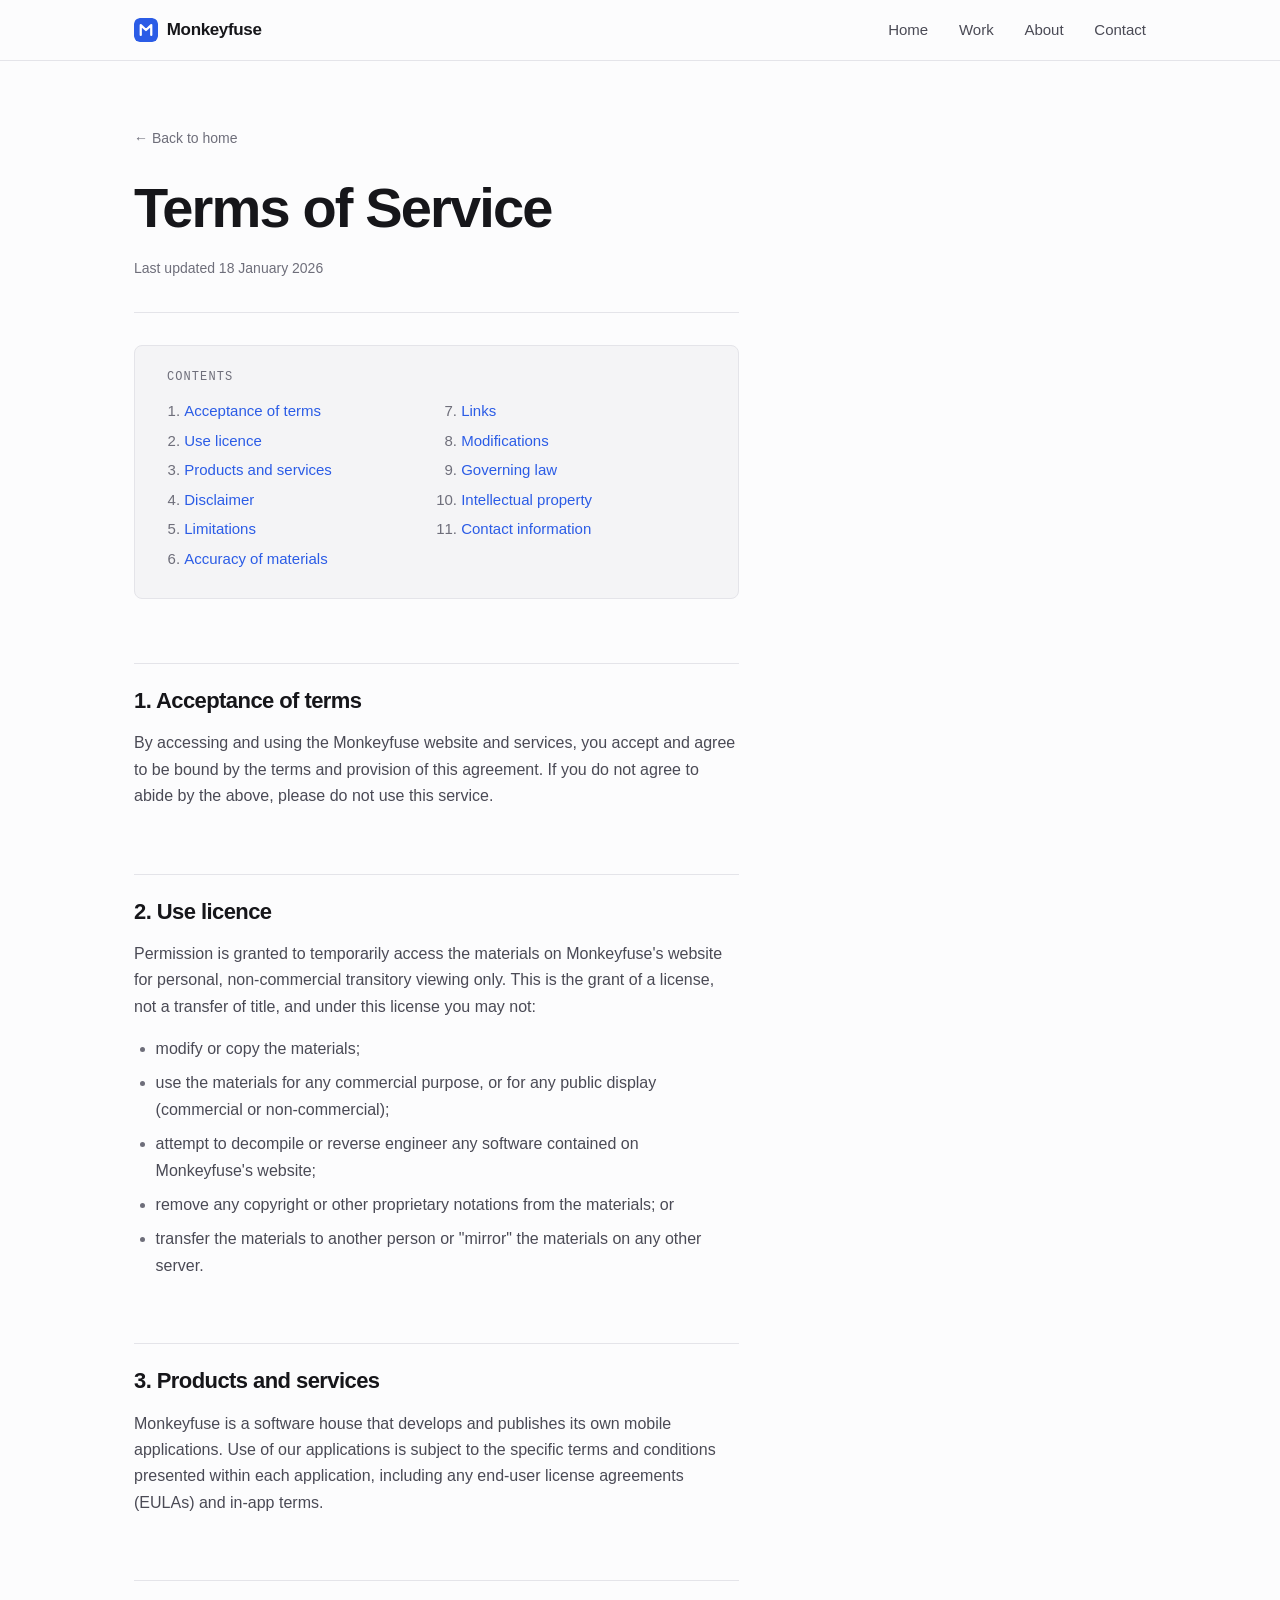
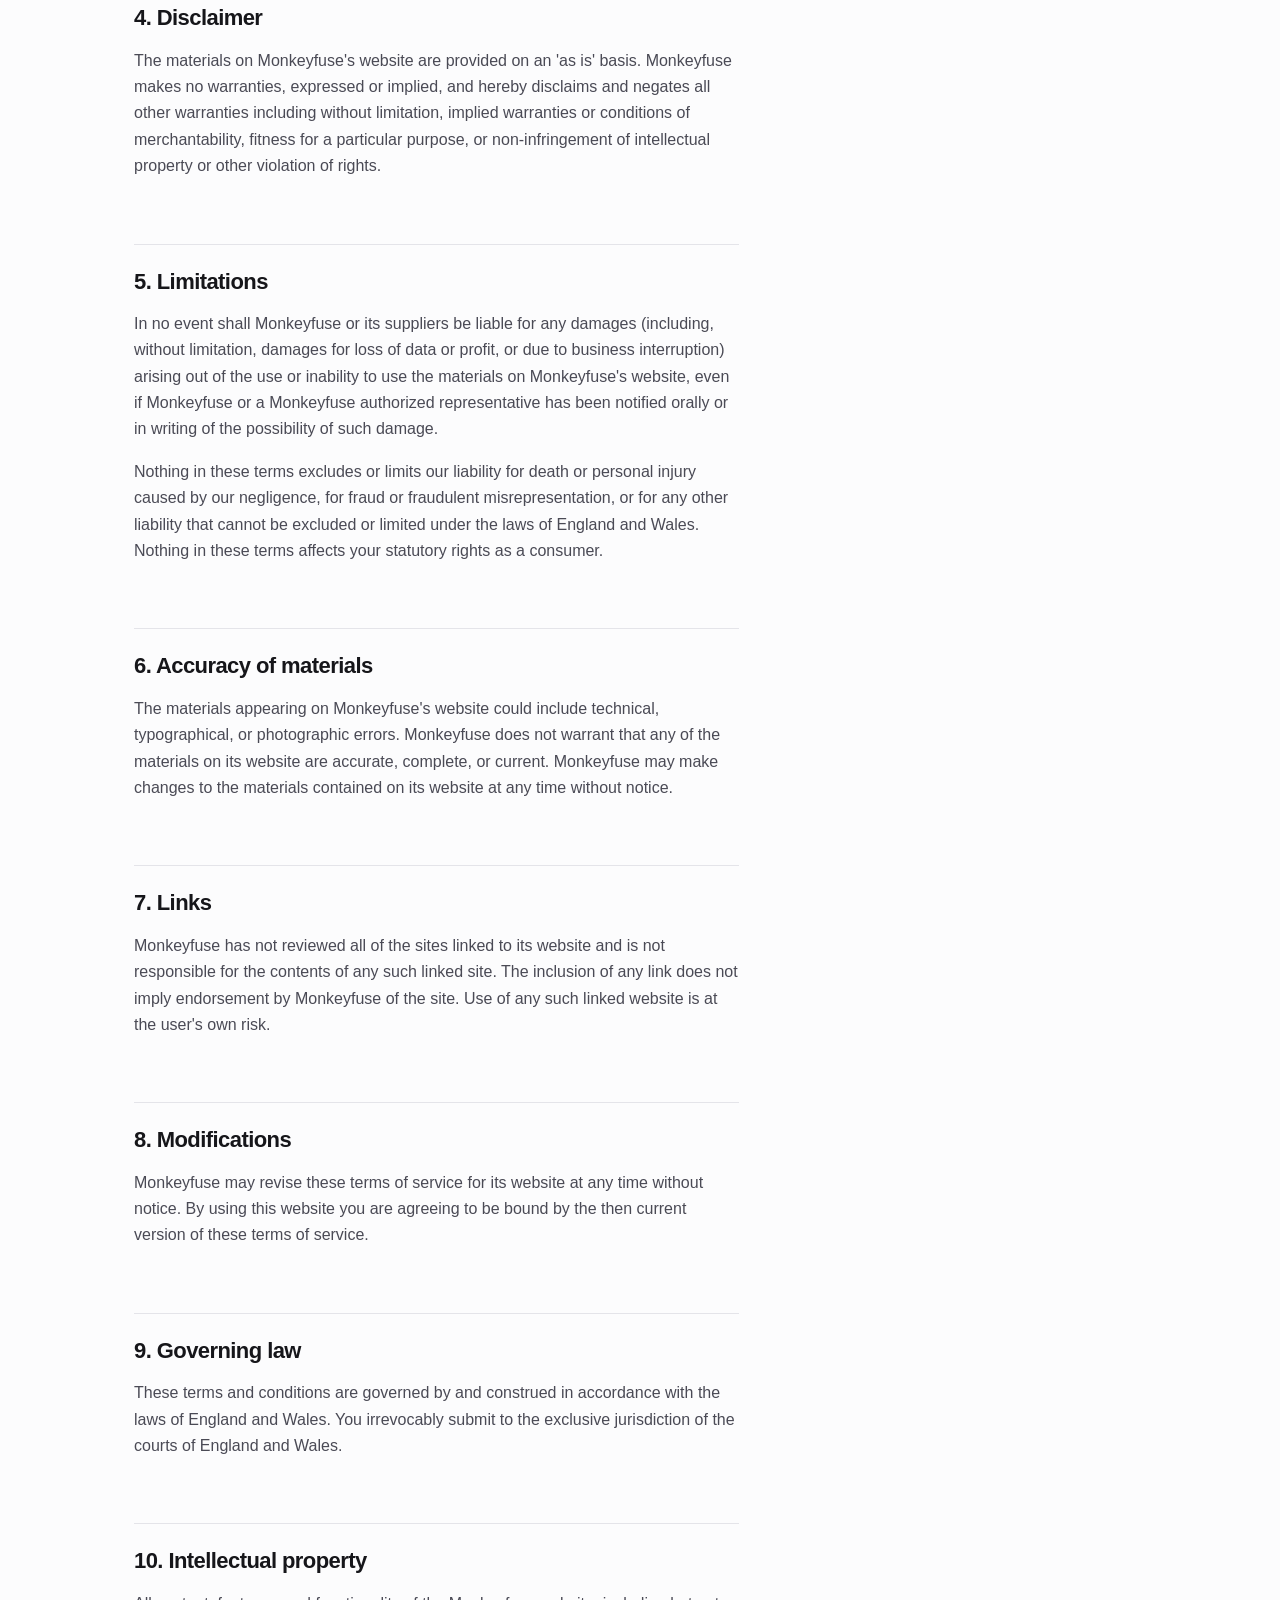
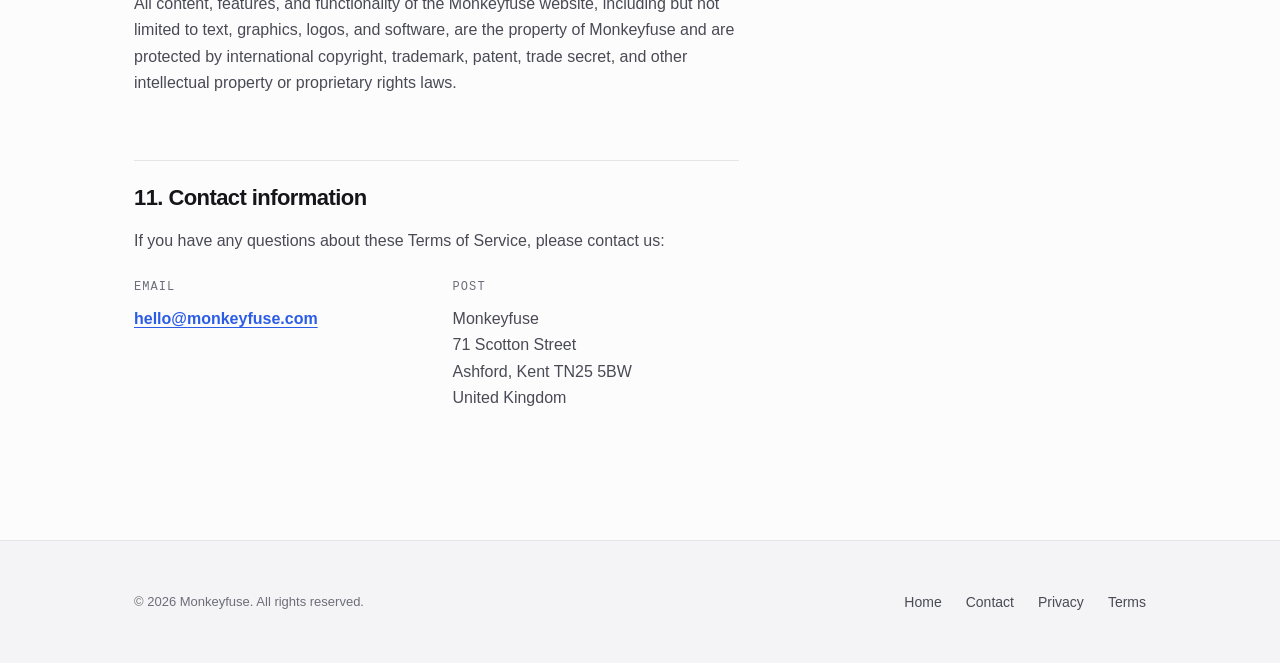
<file: terms.html>
<!DOCTYPE html>
<html lang="en-GB">
<head>
    <meta charset="UTF-8">
    <meta name="viewport" content="width=device-width, initial-scale=1">
    <title>Terms of Service — Monkeyfuse</title>
    <meta name="description" content="The terms governing use of the Monkeyfuse website and applications. Governed by the laws of England and Wales.">
    <link rel="canonical" href="https://monkeyfuse.com/terms.html">

    <meta name="theme-color" content="#fcfcfd" media="(prefers-color-scheme: light)">
    <meta name="theme-color" content="#0f1014" media="(prefers-color-scheme: dark)">

    <meta property="og:type" content="article">
    <meta property="og:site_name" content="Monkeyfuse">
    <meta property="og:url" content="https://monkeyfuse.com/terms.html">
    <meta property="og:title" content="Terms of Service — Monkeyfuse">
    <meta property="og:description" content="The terms governing use of the Monkeyfuse website and applications.">
    <meta property="og:image" content="https://monkeyfuse.com/assets/img/og.png">
    <meta property="og:image:width" content="1200">
    <meta property="og:image:height" content="630">
    <meta name="twitter:card" content="summary_large_image">

    <link rel="icon" href="/assets/img/favicon.svg" type="image/svg+xml">
    <link rel="apple-touch-icon" href="/assets/img/apple-touch-icon.png">
    <link rel="stylesheet" href="/assets/css/site.css">
</head>
<body>
    <a class="skip-link" href="#main">Skip to content</a>

    <header class="site-header">
        <div class="wrap site-header__inner">
            <a class="wordmark" href="/">
                <svg viewBox="0 0 32 32" aria-hidden="true" focusable="false">
                    <rect width="32" height="32" rx="7" fill="#2b5ce6"/>
                    <path d="M9 22.5V9.5l7 6.5 7-6.5v13" fill="none" stroke="#fff"
                          stroke-width="3" stroke-linecap="round" stroke-linejoin="round"/>
                </svg>
                Monkeyfuse
            </a>
            <nav aria-label="Primary">
                <ul class="nav">
                    <li><a href="/">Home</a></li>
                    <li><a href="/index.html#mastermeals">Work</a></li>
                    <li><a href="/index.html#about">About</a></li>
                    <li><a href="/contact.html">Contact</a></li>
                </ul>
            </nav>
        </div>
    </header>

    <main id="main">
        <section class="wrap band band--flush band--tight">
            <article class="doc">
                <a class="back-link" href="/">&larr; Back to home</a>

                <h1>Terms of Service</h1>
                <p class="doc__meta">
                    Last updated <time datetime="2026-01-18">18 January 2026</time>
                </p>

                <nav class="toc" aria-labelledby="toc-title">
                    <h2 id="toc-title">Contents</h2>
                    <ol>
                        <li><a href="#acceptance">Acceptance of terms</a></li>
                        <li><a href="#licence">Use licence</a></li>
                        <li><a href="#products">Products and services</a></li>
                        <li><a href="#disclaimer">Disclaimer</a></li>
                        <li><a href="#limitations">Limitations</a></li>
                        <li><a href="#accuracy">Accuracy of materials</a></li>
                        <li><a href="#links">Links</a></li>
                        <li><a href="#modifications">Modifications</a></li>
                        <li><a href="#law">Governing law</a></li>
                        <li><a href="#ip">Intellectual property</a></li>
                        <li><a href="#contact">Contact information</a></li>
                    </ol>
                </nav>

                <h2 id="acceptance">1. Acceptance of terms</h2>
                <p>
                    By accessing and using the Monkeyfuse website and services, you accept and agree to be bound by
                    the terms and provision of this agreement. If you do not agree to abide by the above, please do not
                    use this service.
                </p>

                <h2 id="licence">2. Use licence</h2>
                <p>
                    Permission is granted to temporarily access the materials on Monkeyfuse's website for personal,
                    non-commercial transitory viewing only. This is the grant of a license, not a transfer of title,
                    and under this license you may not:
                </p>
                <ul>
                    <li>modify or copy the materials;</li>
                    <li>use the materials for any commercial purpose, or for any public display (commercial or non-commercial);</li>
                    <li>attempt to decompile or reverse engineer any software contained on Monkeyfuse's website;</li>
                    <li>remove any copyright or other proprietary notations from the materials; or</li>
                    <li>transfer the materials to another person or "mirror" the materials on any other server.</li>
                </ul>

                <h2 id="products">3. Products and services</h2>
                <p>
                    Monkeyfuse is a software house that develops and publishes its own mobile applications.
                    Use of our applications is subject to the specific terms and conditions presented within
                    each application, including any end-user license agreements (EULAs) and in-app terms.
                </p>

                <h2 id="disclaimer">4. Disclaimer</h2>
                <p>
                    The materials on Monkeyfuse's website are provided on an 'as is' basis. Monkeyfuse makes no warranties,
                    expressed or implied, and hereby disclaims and negates all other warranties including without limitation,
                    implied warranties or conditions of merchantability, fitness for a particular purpose, or non-infringement
                    of intellectual property or other violation of rights.
                </p>

                <h2 id="limitations">5. Limitations</h2>
                <p>
                    In no event shall Monkeyfuse or its suppliers be liable for any damages (including, without limitation,
                    damages for loss of data or profit, or due to business interruption) arising out of the use or inability
                    to use the materials on Monkeyfuse's website, even if Monkeyfuse or a Monkeyfuse authorized representative
                    has been notified orally or in writing of the possibility of such damage.
                </p>
                <p>
                    Nothing in these terms excludes or limits our liability for death or personal injury caused by our
                    negligence, for fraud or fraudulent misrepresentation, or for any other liability that cannot be
                    excluded or limited under the laws of England and Wales. Nothing in these terms affects your
                    statutory rights as a consumer.
                </p>

                <h2 id="accuracy">6. Accuracy of materials</h2>
                <p>
                    The materials appearing on Monkeyfuse's website could include technical, typographical, or photographic
                    errors. Monkeyfuse does not warrant that any of the materials on its website are accurate, complete,
                    or current. Monkeyfuse may make changes to the materials contained on its website at any time without notice.
                </p>

                <h2 id="links">7. Links</h2>
                <p>
                    Monkeyfuse has not reviewed all of the sites linked to its website and is not responsible for the contents
                    of any such linked site. The inclusion of any link does not imply endorsement by Monkeyfuse of the site.
                    Use of any such linked website is at the user's own risk.
                </p>

                <h2 id="modifications">8. Modifications</h2>
                <p>
                    Monkeyfuse may revise these terms of service for its website at any time without notice. By using this
                    website you are agreeing to be bound by the then current version of these terms of service.
                </p>

                <h2 id="law">9. Governing law</h2>
                <p>
                    These terms and conditions are governed by and construed in accordance with the laws of England and Wales.
                    You irrevocably submit to the exclusive jurisdiction of the courts of England and Wales.
                </p>

                <h2 id="ip">10. Intellectual property</h2>
                <p>
                    All content, features, and functionality of the Monkeyfuse website, including but not limited to text,
                    graphics, logos, and software, are the property of Monkeyfuse and are protected by international copyright,
                    trademark, patent, trade secret, and other intellectual property or proprietary rights laws.
                </p>

                <h2 id="contact">11. Contact information</h2>
                <p>If you have any questions about these Terms of Service, please contact us:</p>
                <dl class="details" style="margin-top: var(--space-5)">
                    <div>
                        <dt>Email</dt>
                        <dd><a href="mailto:hello@monkeyfuse.com">hello@monkeyfuse.com</a></dd>
                    </div>
                    <div>
                        <dt>Post</dt>
                        <dd>
                            <address>
                                Monkeyfuse<br>
                                71 Scotton Street<br>
                                Ashford, Kent TN25 5BW<br>
                                United Kingdom
                            </address>
                        </dd>
                    </div>
                </dl>
            </article>
        </section>
    </main>

    <footer class="site-footer">
        <div class="wrap site-footer__inner">
            <p class="site-footer__legal">&copy; 2026 Monkeyfuse. All rights reserved.</p>
            <nav aria-label="Footer">
                <ul>
                    <li><a href="/">Home</a></li>
                    <li><a href="/contact.html">Contact</a></li>
                    <li><a href="/privacy.html">Privacy</a></li>
                    <li><a href="/terms.html">Terms</a></li>
                </ul>
            </nav>
        </div>
    </footer>
</body>
</html>
</file>
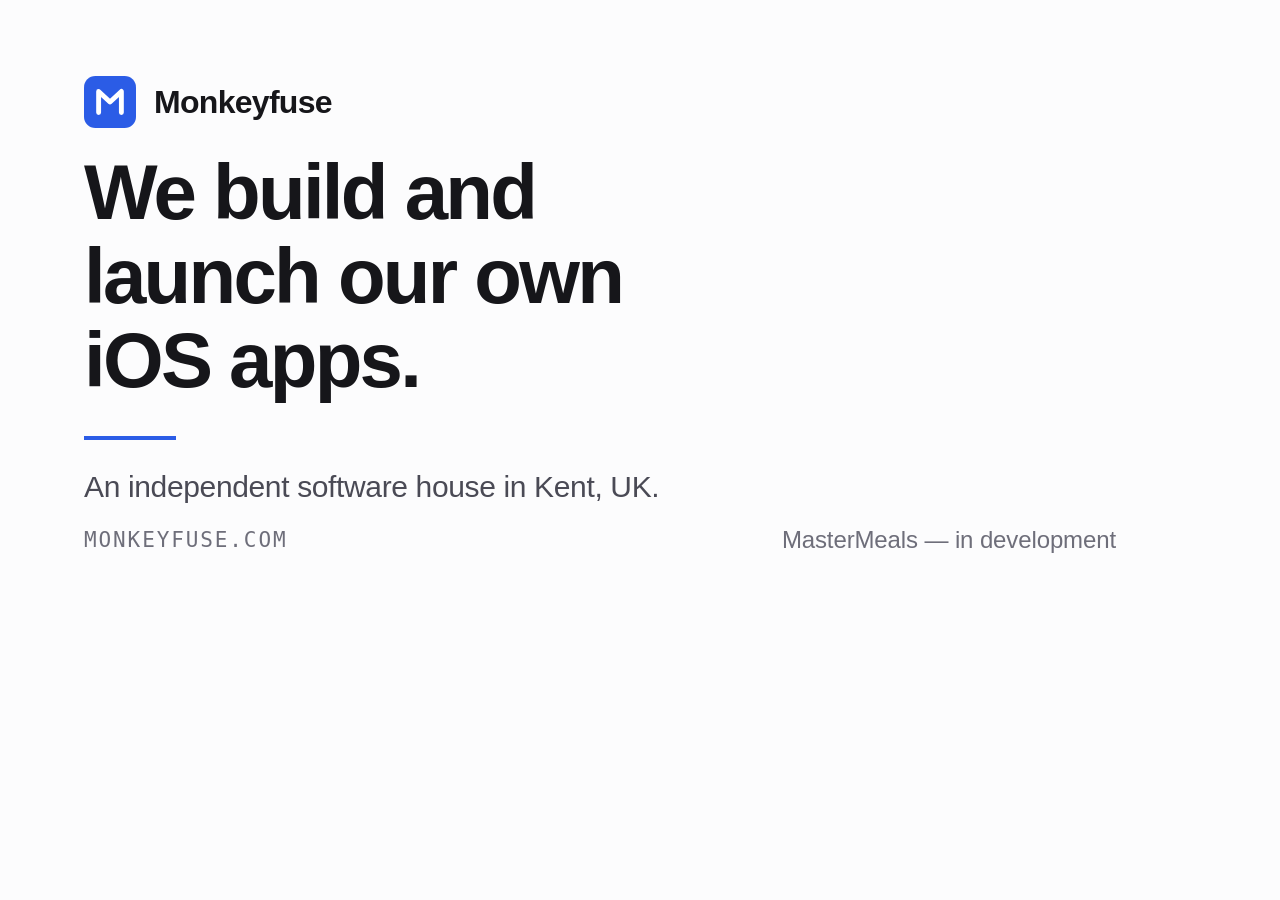
<file: assets/img/og-source.html>
<!DOCTYPE html>
<html>
<head>
<meta charset="utf-8">
<style>
  html, body { margin: 0; padding: 0; }
  body {
    width: 1200px; height: 630px;
    background: #fcfcfd;
    font-family: -apple-system, BlinkMacSystemFont, "Helvetica Neue", Arial, sans-serif;
    color: #16161a;
    display: flex; flex-direction: column; justify-content: space-between;
    padding: 76px 84px; box-sizing: border-box;
    position: relative; overflow: hidden;
  }
  .top { display: flex; align-items: center; gap: 18px; }
  .top svg { width: 52px; height: 52px; display: block; }
  .top span { font-size: 32px; font-weight: 640; letter-spacing: -0.022em; }
  h1 {
    margin: 0; font-size: 78px; line-height: 1.08;
    font-weight: 640; letter-spacing: -0.035em; max-width: 15ch;
  }
  .rule { width: 92px; height: 4px; background: #2b5ce6; margin: 34px 0 30px; }
  p { margin: 0; font-size: 30px; color: #4a4a55; letter-spacing: -0.012em; }
  .foot {
    display: flex; align-items: center; justify-content: space-between;
    font-size: 24px; color: #6e6e7a; letter-spacing: -0.005em;
  }
  .mono {
    font-family: ui-monospace, SFMono-Regular, Menlo, monospace;
    font-size: 21px; letter-spacing: 0.09em; text-transform: uppercase; color: #6e6e7a;
  }
</style>
</head>
<body>
  <div class="top">
    <svg viewBox="0 0 32 32" xmlns="http://www.w3.org/2000/svg">
      <rect width="32" height="32" rx="7" fill="#2b5ce6"/>
      <path d="M9 22.5V9.5l7 6.5 7-6.5v13" fill="none" stroke="#fff" stroke-width="3"
            stroke-linecap="round" stroke-linejoin="round"/>
    </svg>
    <span>Monkeyfuse</span>
  </div>

  <div>
    <h1>We build and launch our own iOS apps.</h1>
    <div class="rule"></div>
    <p>An independent software house in Kent, UK.</p>
  </div>

  <div class="foot">
    <span class="mono">monkeyfuse.com</span>
    <span>MasterMeals &mdash; in development</span>
  </div>
</body>
</html>
</file>
<file: assets/css/site.css>
/* ==========================================================================
   Monkeyfuse — site styles
   Single stylesheet shared by every page. No external dependencies:
   no webfonts, no CDNs, no trackers.
   ========================================================================== */

/* --------------------------------------------------------------------------
   1. Design tokens
   -------------------------------------------------------------------------- */

:root {
    /* Palette — light */
    --bg:           #fcfcfd;
    --surface:      #f4f4f6;
    --surface-raised: #ffffff;
    --ink:          #16161a;
    --ink-secondary: #4a4a55;
    --ink-tertiary: #6e6e7a;
    --line:         #e4e4e9;
    --line-strong:  #d3d3da;
    --accent:       #2b5ce6;
    --accent-hover: #1e47c4;
    --accent-wash:  #eef2fe;

    /* Type */
    --font-sans: -apple-system, BlinkMacSystemFont, "Segoe UI", Roboto,
                 "Helvetica Neue", Arial, sans-serif;
    --font-mono: ui-monospace, SFMono-Regular, "SF Mono", Menlo, Consolas,
                 "Liberation Mono", monospace;

    /* Spacing scale */
    --space-1: 0.25rem;
    --space-2: 0.5rem;
    --space-3: 0.75rem;
    --space-4: 1rem;
    --space-5: 1.5rem;
    --space-6: 2rem;
    --space-7: 3rem;
    --space-8: 4rem;
    --space-9: 6rem;

    /* Geometry */
    --radius:    8px;
    --radius-sm: 5px;
    --measure:   68ch;   /* comfortable line length for prose */
    --page:      1060px; /* outer page width */
}

@media (prefers-color-scheme: dark) {
    :root {
        --bg:           #0f1014;
        --surface:      #17181d;
        --surface-raised: #1c1d23;
        --ink:          #ececef;
        --ink-secondary: #a9a9b4;
        --ink-tertiary: #8a8a95;
        --line:         #26272e;
        --line-strong:  #33343d;
        --accent:       #8fb0ff;
        --accent-hover: #b3c8ff;
        --accent-wash:  #171b28;
    }
}

/* --------------------------------------------------------------------------
   2. Reset & base
   -------------------------------------------------------------------------- */

*,
*::before,
*::after {
    box-sizing: border-box;
}

* {
    margin: 0;
    padding: 0;
}

html {
    -webkit-text-size-adjust: 100%;
    scroll-behavior: smooth;
}

@media (prefers-reduced-motion: reduce) {
    html { scroll-behavior: auto; }
    *, *::before, *::after {
        animation-duration: 0.01ms !important;
        animation-iteration-count: 1 !important;
        transition-duration: 0.01ms !important;
    }
}

body {
    font-family: var(--font-sans);
    font-size: 1rem;
    line-height: 1.65;
    color: var(--ink-secondary);
    background: var(--bg);
    -webkit-font-smoothing: antialiased;
    -moz-osx-font-smoothing: grayscale;
    display: flex;
    flex-direction: column;
    min-height: 100vh;
}

/* --------------------------------------------------------------------------
   3. Typography
   -------------------------------------------------------------------------- */

h1, h2, h3, h4 {
    color: var(--ink);
    font-weight: 640;
    line-height: 1.2;
    letter-spacing: -0.021em;
    text-wrap: balance;
}

h1 {
    font-size: clamp(2.25rem, 1.55rem + 3.1vw, 3.5rem);
    letter-spacing: -0.033em;
}

h2 {
    font-size: clamp(1.5rem, 1.3rem + 0.9vw, 1.9rem);
    letter-spacing: -0.026em;
}

h3 {
    font-size: 1.125rem;
    letter-spacing: -0.014em;
}

h4 {
    font-size: 1rem;
    letter-spacing: -0.01em;
}

p {
    text-wrap: pretty;
}

p + p,
p + ul,
p + ol,
ul + p,
ol + p {
    margin-top: var(--space-4);
}

strong {
    color: var(--ink);
    font-weight: 615;
}

a {
    color: var(--accent);
    text-decoration-thickness: 1px;
    text-underline-offset: 0.18em;
    transition: color 0.15s ease;
}

a:hover {
    color: var(--accent-hover);
}

:focus-visible {
    outline: 2px solid var(--accent);
    outline-offset: 3px;
    border-radius: 2px;
}

ul, ol {
    padding-left: 1.35em;
}

li + li {
    margin-top: var(--space-2);
}

li::marker {
    color: var(--ink-tertiary);
}

/* Small uppercase label above a heading */
.eyebrow {
    display: block;
    font-family: var(--font-mono);
    font-size: 0.75rem;
    font-weight: 500;
    letter-spacing: 0.09em;
    text-transform: uppercase;
    color: var(--ink-tertiary);
    margin-bottom: var(--space-3);
}

.lede {
    font-size: clamp(1.0625rem, 1rem + 0.35vw, 1.1875rem);
    color: var(--ink-secondary);
    line-height: 1.6;
}

.prose {
    max-width: var(--measure);
}

/* --------------------------------------------------------------------------
   4. Layout primitives
   -------------------------------------------------------------------------- */

.wrap {
    width: 100%;
    max-width: var(--page);
    margin-inline: auto;
    padding-inline: var(--space-5);
}

main {
    flex: 1 0 auto;
}

/* A horizontal band of content, separated by a hairline rule. */
.band {
    padding-block: var(--space-8);
    border-top: 1px solid var(--line);
}

.band--flush {
    border-top: 0;
}

.band--tight {
    padding-block: var(--space-7);
}

.band--muted {
    background: var(--surface);
}

@media (min-width: 768px) {
    .band { padding-block: var(--space-9); }
    .band--tight { padding-block: var(--space-8); }
}

/* Two-column: sticky section heading on the left, content on the right. */
.split {
    display: grid;
    gap: var(--space-5);
}

@media (min-width: 900px) {
    .split {
        grid-template-columns: minmax(0, 15rem) minmax(0, 1fr);
        gap: var(--space-7);
    }

    .split__heading {
        position: sticky;
        top: calc(var(--space-8) + 1rem);
        align-self: start;
    }
}

.skip-link {
    position: absolute;
    left: var(--space-4);
    top: var(--space-4);
    z-index: 200;
    padding: var(--space-2) var(--space-4);
    background: var(--accent);
    color: #fff;
    border-radius: var(--radius-sm);
    font-size: 0.875rem;
    font-weight: 550;
    text-decoration: none;
    transform: translateY(-250%);
    transition: transform 0.15s ease;
}

.skip-link:focus {
    transform: translateY(0);
    color: #fff;
}

/* --------------------------------------------------------------------------
   5. Header & navigation
   -------------------------------------------------------------------------- */

.site-header {
    position: sticky;
    top: 0;
    z-index: 100;
    background: color-mix(in srgb, var(--bg) 88%, transparent);
    backdrop-filter: saturate(1.6) blur(12px);
    -webkit-backdrop-filter: saturate(1.6) blur(12px);
    border-bottom: 1px solid var(--line);
}

@supports not (background: color-mix(in srgb, red 50%, transparent)) {
    .site-header { background: var(--bg); }
}

.site-header__inner {
    display: flex;
    align-items: center;
    justify-content: space-between;
    gap: var(--space-5);
    min-height: 60px;
    padding-block: var(--space-3);
}

.wordmark {
    display: inline-flex;
    align-items: center;
    gap: 0.55rem;
    color: var(--ink);
    font-size: 1.0625rem;
    font-weight: 640;
    letter-spacing: -0.021em;
    text-decoration: none;
    white-space: nowrap;
}

.wordmark:hover {
    color: var(--ink);
}

.wordmark svg {
    display: block;
    width: 24px;
    height: 24px;
    border-radius: 6px;
    flex-shrink: 0;
}

.nav {
    display: flex;
    align-items: center;
    gap: clamp(var(--space-4), 2.4vw, var(--space-6));
    list-style: none;
    padding: 0;
}

.nav li + li {
    margin-top: 0;
}

.nav a {
    position: relative;
    display: block;
    padding-block: var(--space-1);
    color: var(--ink-secondary);
    font-size: 0.9375rem;
    font-weight: 500;
    text-decoration: none;
    white-space: nowrap;
}

.nav a:hover {
    color: var(--ink);
}

.nav a[aria-current="page"] {
    color: var(--ink);
}

.nav a[aria-current="page"]::after {
    content: "";
    position: absolute;
    left: 0;
    right: 0;
    bottom: -2px;
    height: 2px;
    background: var(--accent);
    border-radius: 1px;
}

@media (max-width: 640px) {
    .site-header__inner {
        flex-direction: column;
        align-items: flex-start;
        gap: var(--space-3);
    }

    .nav {
        gap: var(--space-4);
        flex-wrap: wrap;
    }

    .nav a {
        font-size: 0.875rem;
    }
}

/* --------------------------------------------------------------------------
   6. Hero
   -------------------------------------------------------------------------- */

.hero {
    padding-block: var(--space-8) var(--space-8);
}

@media (min-width: 768px) {
    .hero { padding-block: var(--space-9) var(--space-8); }
}

.hero h1 {
    max-width: 16ch;
}

.hero .lede {
    max-width: 54ch;
    margin-top: var(--space-5);
}

.hero__rule {
    width: 3.5rem;
    height: 2px;
    background: var(--accent);
    border: 0;
    margin-top: var(--space-6);
}

/* --------------------------------------------------------------------------
   7. Components
   -------------------------------------------------------------------------- */

/* Status pill — e.g. "In development" */
.status {
    display: inline-flex;
    align-items: center;
    gap: 0.5rem;
    padding: 0.3rem 0.7rem 0.3rem 0.6rem;
    border: 1px solid var(--line-strong);
    border-radius: 999px;
    background: var(--surface-raised);
    color: var(--ink-secondary);
    font-size: 0.8125rem;
    font-weight: 500;
    letter-spacing: -0.005em;
    white-space: nowrap;
}

.status::before {
    content: "";
    width: 6px;
    height: 6px;
    border-radius: 50%;
    background: var(--accent);
    flex-shrink: 0;
}

/* Definition-style grid used for values and capabilities. */
.grid {
    display: grid;
    gap: var(--space-6) var(--space-7);
    grid-template-columns: repeat(auto-fit, minmax(min(15rem, 100%), 1fr));
}

.grid--2 {
    grid-template-columns: repeat(auto-fit, minmax(min(19rem, 100%), 1fr));
}

.item h3 {
    margin-bottom: var(--space-2);
}

.item p {
    font-size: 0.9375rem;
}

/* Numbered/hairline-separated feature list */
.feature-list {
    list-style: none;
    padding: 0;
    border-top: 1px solid var(--line);
}

.feature-list li {
    margin-top: 0;
    padding-block: var(--space-4);
    border-bottom: 1px solid var(--line);
    display: grid;
    gap: var(--space-1) var(--space-5);
}

@media (min-width: 700px) {
    .feature-list li {
        grid-template-columns: minmax(0, 17rem) minmax(0, 1fr);
        align-items: baseline;
    }
}

.feature-list__term {
    color: var(--ink);
    font-weight: 600;
    letter-spacing: -0.012em;
}

.feature-list__desc {
    color: var(--ink-secondary);
    font-size: 0.9375rem;
}

/* App screenshots. Portrait device shots, sized by their own aspect ratio. */
.shots {
    display: grid;
    gap: var(--space-5);
    grid-template-columns: repeat(auto-fit, minmax(min(13rem, 100%), 1fr));
    max-width: 46rem;
    list-style: none;
    padding: 0;
}

.shots li {
    margin-top: 0;
}

.shots figure {
    margin: 0;
}

.shots img {
    display: block;
    width: 100%;
    height: auto;
    aspect-ratio: 828 / 1792;
    background: var(--surface);
    border: 1px solid var(--line);
    border-radius: 14px;
}

.shots figcaption {
    margin-top: var(--space-3);
    color: var(--ink-tertiary);
    font-size: 0.8125rem;
    line-height: 1.5;
}

/* Bordered panel, used sparingly. Flat — no drop shadows. */
.panel {
    padding: var(--space-6);
    background: var(--surface-raised);
    border: 1px solid var(--line);
    border-radius: var(--radius);
}

@media (min-width: 768px) {
    .panel { padding: var(--space-7); }
}

.panel > * + * {
    margin-top: var(--space-4);
}

/* Contact detail blocks */
.details {
    display: grid;
    gap: var(--space-6);
    grid-template-columns: repeat(auto-fit, minmax(min(16rem, 100%), 1fr));
}

.details dt {
    font-family: var(--font-mono);
    font-size: 0.75rem;
    font-weight: 500;
    letter-spacing: 0.09em;
    text-transform: uppercase;
    color: var(--ink-tertiary);
    margin-bottom: var(--space-2);
}

.details dd {
    margin: 0;
    color: var(--ink-secondary);
}

.details dd a {
    font-weight: 550;
}

address {
    font-style: normal;
}

/* Inline text link with arrow */
.arrow-link {
    display: inline-flex;
    align-items: baseline;
    gap: 0.35rem;
    font-weight: 550;
    text-decoration: none;
}

.arrow-link::after {
    content: "\2192";
    transition: transform 0.15s ease;
}

.arrow-link:hover {
    text-decoration: underline;
}

.arrow-link:hover::after {
    transform: translateX(2px);
}

/* Back link at the top of legal pages */
.back-link {
    display: inline-flex;
    align-items: center;
    gap: 0.35rem;
    margin-bottom: var(--space-5);
    color: var(--ink-tertiary);
    font-size: 0.875rem;
    font-weight: 500;
    text-decoration: none;
}

.back-link:hover {
    color: var(--ink);
}

/* --------------------------------------------------------------------------
   8. Legal documents (privacy, terms)
   -------------------------------------------------------------------------- */

.doc {
    max-width: var(--measure);
}

.doc__meta {
    margin-top: var(--space-4);
    padding-bottom: var(--space-6);
    border-bottom: 1px solid var(--line);
    color: var(--ink-tertiary);
    font-size: 0.875rem;
}

.doc h2 {
    margin-top: var(--space-8);
    margin-bottom: var(--space-4);
    padding-top: var(--space-5);
    border-top: 1px solid var(--line);
    font-size: 1.375rem;
}

.doc h3 {
    margin-top: var(--space-6);
    margin-bottom: var(--space-3);
}

.doc ul,
.doc ol {
    margin-top: var(--space-4);
}

.doc li {
    color: var(--ink-secondary);
}

/* Table of contents */
.toc {
    margin-top: var(--space-6);
    padding: var(--space-5) var(--space-6);
    background: var(--surface);
    border: 1px solid var(--line);
    border-radius: var(--radius);
}

.toc h2 {
    margin: 0 0 var(--space-3);
    padding: 0;
    border: 0;
    font-size: 0.75rem;
    font-family: var(--font-mono);
    font-weight: 500;
    letter-spacing: 0.09em;
    text-transform: uppercase;
    color: var(--ink-tertiary);
}

.toc ol {
    columns: 2;
    column-gap: var(--space-6);
    padding-left: 1.15em;
    margin: 0;
    font-size: 0.9375rem;
}

.toc li {
    margin-top: 0;
    padding-block: 0.15rem;
    break-inside: avoid;
}

.toc a {
    text-decoration: none;
}

.toc a:hover {
    text-decoration: underline;
}

@media (max-width: 600px) {
    .toc ol { columns: 1; }
}

/* Callout for the "we don't track you" statement */
.callout {
    margin-top: var(--space-5);
    padding: var(--space-5);
    background: var(--accent-wash);
    border: 1px solid color-mix(in srgb, var(--accent) 22%, transparent);
    border-radius: var(--radius);
    color: var(--ink-secondary);
}

@supports not (background: color-mix(in srgb, red 50%, transparent)) {
    .callout { border-color: var(--line-strong); }
}

.callout > * + * {
    margin-top: var(--space-3);
}

/* --------------------------------------------------------------------------
   9. Footer
   -------------------------------------------------------------------------- */

.site-footer {
    flex-shrink: 0;
    margin-top: var(--space-8);
    padding-block: var(--space-7);
    border-top: 1px solid var(--line);
    background: var(--surface);
}

.site-footer__inner {
    display: flex;
    flex-wrap: wrap;
    align-items: center;
    justify-content: space-between;
    gap: var(--space-4) var(--space-6);
}

.site-footer nav ul {
    display: flex;
    flex-wrap: wrap;
    gap: var(--space-2) var(--space-5);
    list-style: none;
    padding: 0;
}

.site-footer nav li + li {
    margin-top: 0;
}

.site-footer nav a {
    color: var(--ink-secondary);
    font-size: 0.875rem;
    font-weight: 500;
    text-decoration: none;
}

.site-footer nav a:hover {
    color: var(--ink);
    text-decoration: underline;
}

.site-footer__legal {
    color: var(--ink-tertiary);
    font-size: 0.8125rem;
}

/* --------------------------------------------------------------------------
   10. Error page
   -------------------------------------------------------------------------- */

.error-page {
    display: flex;
    flex-direction: column;
    justify-content: center;
    padding-block: var(--space-9);
    text-align: left;
}

.error-page .status {
    margin-bottom: var(--space-5);
}

/* --------------------------------------------------------------------------
   11. Print
   -------------------------------------------------------------------------- */

@media print {
    .site-header,
    .site-footer,
    .skip-link,
    .back-link,
    .toc {
        display: none;
    }

    body {
        color: #000;
        background: #fff;
        font-size: 11pt;
    }

    .doc h2 {
        break-after: avoid;
    }

    a {
        color: #000;
        text-decoration: underline;
    }

    a[href^="http"]::after {
        content: " (" attr(href) ")";
        font-size: 9pt;
        color: #444;
    }
}
</file>
